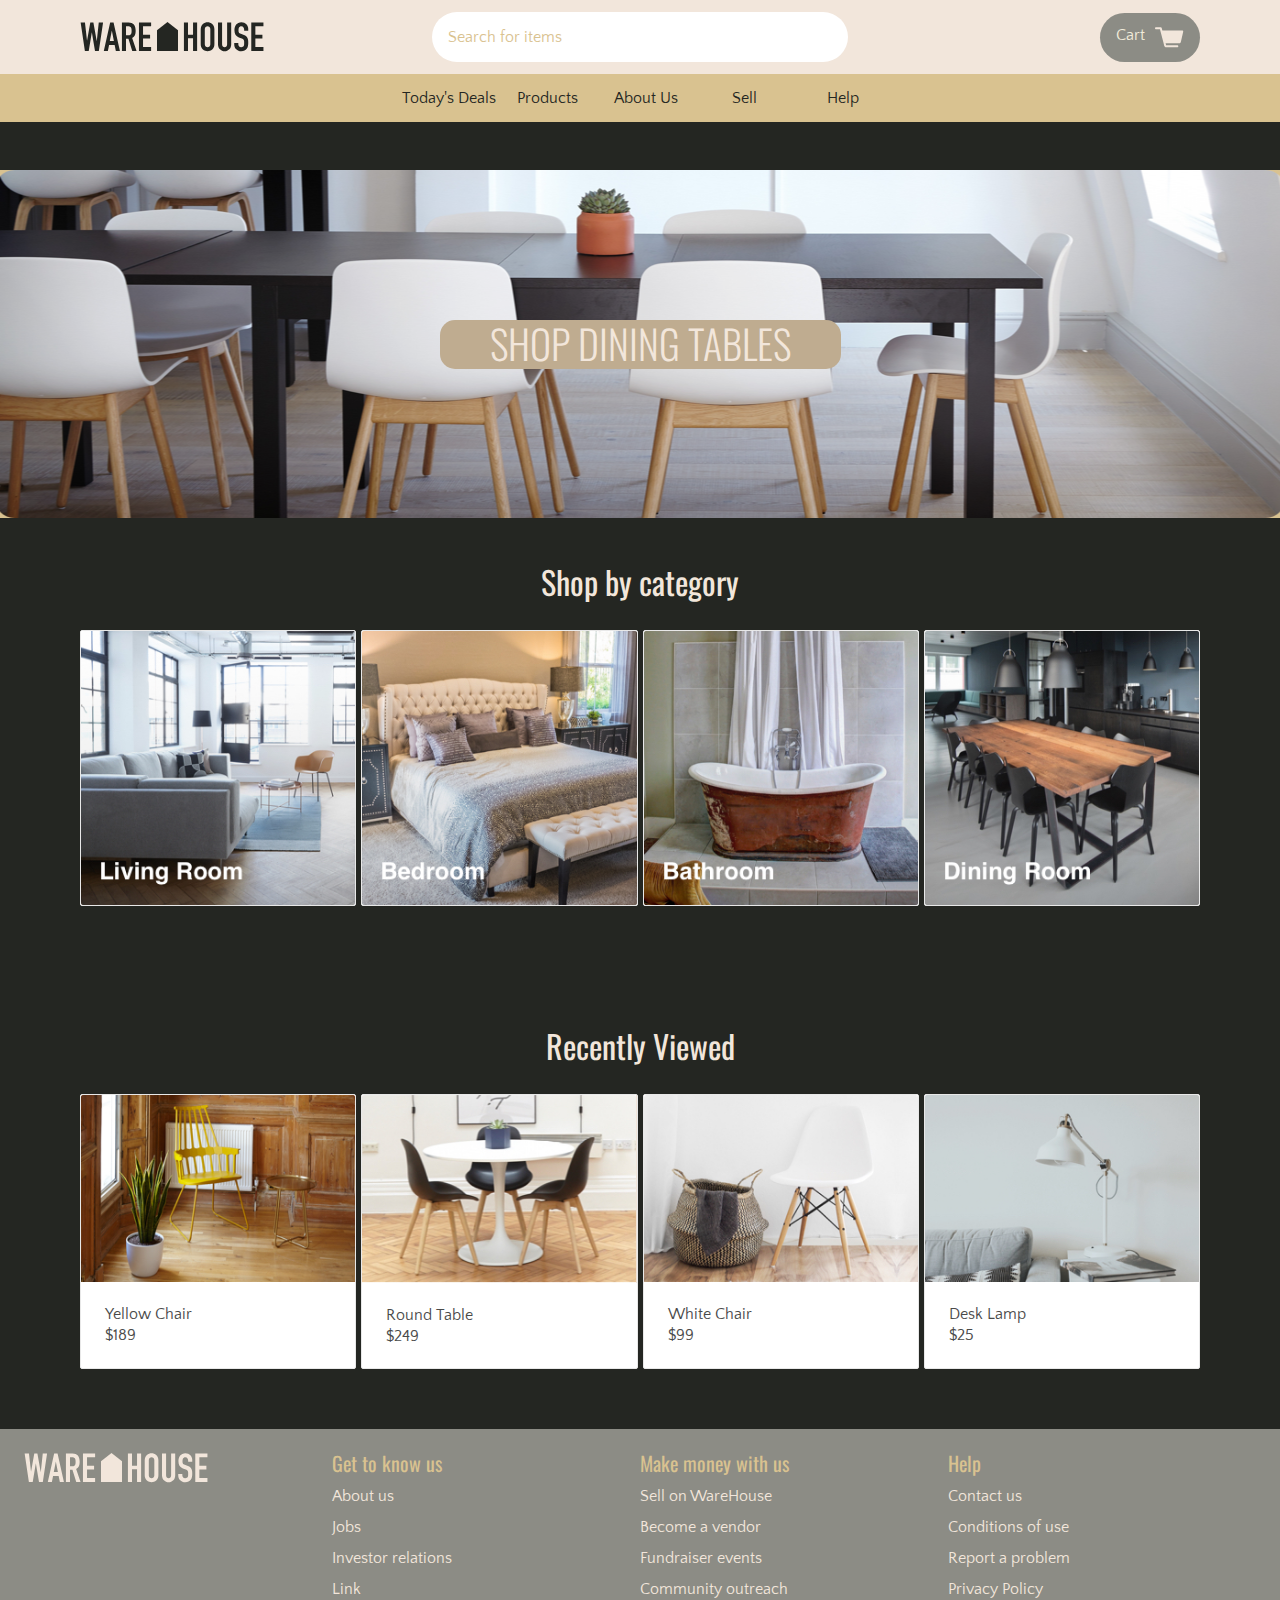
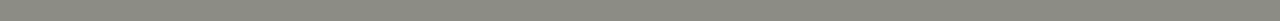
<file: ware-house-starting-code/index.html>
<!DOCTYPE html>
<html>
<head>
  <title>WareHouse</title>
  <link rel="stylesheet" type="text/css" href="resources/css/reset.css">
  <link rel="stylesheet" type="text/css" href="resources/css/base.css">
  <link rel="stylesheet" type="text/css" href="resources/css/index.css">
  <link rel="stylesheet" href="https://fonts.googleapis.com/css?family=Oswald:300|Quattrocento+Sans:400,700">
</head>
  <body class="container">

    <!-- Header -->

    <header aria-label="heading" role="heading">
      <div class="image-container" aria-label = "logo">
        <a href="index.html"><img src="resources/img/warehouse-logo.svg"></a>
      </div>
      <div role="search"class="search-bar">
        <input type="text" name="search" placeholder="Search for items">
        <a href="" class="icon"><img src="resources/img/search.svg"></a>
      </div>
      <a href="cart.html" class="button cart" aria-labelledby="Cart">Cart <img src="resources/img/cart.svg"></a>
    </header>
    <nav role="navigation" aria-label="Main Navigation">
      <a href="deals.html" class="nav">Today's Deals</a>
      <a href="products.html" class="nav">Products</a>
      <a href="about.html" class="nav">About Us</a>
      <a href="sell.html" class="nav">Sell</a>
      <a href="#" class="nav">Help</a>
    </nav>

    <!-- Hero Section -->
    <main id="main" class="landing" role="main">

      <section class="hero" role="banner" aria-labelledby="Shop Dining Tables">
        <h1><a class="hero-text" href="tables.html">Shop Dining Tables</a></h1>
      </section>

    <!-- Products Preview Section -->

      <section class="products" role="group" aria-labelledby="Shop by Category">

        <!-- Product Categories -->

        <h2>Shop by category</h2>
        <div class="product-list categories" role="list">
          <a href="living.html" class="product-category" area-label="Shop Living Room" role="listitem">
            <div class="image-container">
              <img src="resources/img/home/living-room.jpg" alt="Living Room">
            </div>

          </a>
          <a href="#" class="product-category" area-label="Shop Bedroom" role="listitem">
            <div class="image-container">
              <img src="resources/img/home/bedroom.jpg" alt="Bedroom">
            </div>

          </a>
          <a href="#" class="product-category" area-label="Shop Bathroom" role="listitem">
            <div class="image-container">
              <img src="resources/img/home/bathroom.jpg" alt="Bathroom">
            </div>

          </a>
          <a href="#" class="product-category" area-label="Shop Dining Room" role="listitem">
            <div class="image-container">
              <img src="resources/img/home/dining-room.jpg" alt="Dining Room">
            </div>
          </a>

        </section>

        <!-- Recently Viewed Products -->
        <section role="group" aria-labelledby="Recently Viewed">
        <h2>Recently Viewed</h2>
        <div class="product-list" role="list">
          <a href="#" class="product-item" area-label="Yellow Chair" role="listitem">
            <div class="image-container">
              <img src="resources/img/home/yellow-chair.jpg" alt="Yellow Chair">
            </div>
            <div class="description">
              <p>Yellow Chair</p>
              <div class="price">$189</div>
            </div>
          </a>
          <a href="#" class="product-item" area-label="Round Table" role="listitem">
            <div class="image-container">
              <img src="resources/img/home/round-table.jpg" alt="Round Table">
            </div>
            <div class="description">
              <p>Round Table</p>
              <div class="price">$249</div>
            </div>
          </a>
          <a href="#" class="product-item" area-label="White Chair" role="listitem">
            <div class="image-container">
              <img src="resources/img/home/white-chair.jpg" alt="White Chair">
            </div>
            <div class="description">
              <p>White Chair</p>
              <div class="price">$99</div>
            </div>
          </a>
          <a href="#" class="product-item" area-label="Desk Lamp" alt="Desk Lamp" role="listitem">
            <div class="image-container">
              <img src="resources/img/home/desk-lamp.jpg">
            </div>
            <div class="description">
              <p>Desk Lamp</p>
              <div class="price">$25</div>
            </div>
          </a>
        </div>
      </section>
    </main>

    <!-- Footer -->

    <footer arealabel="Footer">
      <img class="footer" src="resources/img/warehouse-logo-footer.svg">
      <div class="links" role="list" aria-labelledby="Get to know us">
        <h3>Get to know us</h3>
        <a href="about.html" role="listitem" aria-labelledby="About us">About us</a>
        <a href="jobs.html" role="listitem" aria-labelledby="Jobs">Jobs</a>
        <a href="#" role="listitem" aria-labelledby="Investor relations">Investor relations</a>
        <a href="#" role="listitem" aria-labelledby="Link">Link</a>
      </div>
      <div class="links" role="list" aria-labelledby="Make money with us">
        <h3>Make money with us</h3>
        <a href="sell.html"role="listitem" aria-labelledby="Sell on WareHouse">Sell on WareHouse</a>
        <a href="#" role="listitem" aria-labelledby="Become a vendor">Become a vendor</a>
        <a href="#" role="listitem" aria-labelledby="Fundraiser events">Fundraiser events</a>
        <a href="#" role="listitem" aria-labelledby="Community outreach">Community outreach</a>
      </div>
      <div class="links" role="list" aria-labelledby="Help" >
        <h3>Help</h3>
        <a href="#" role="listitem" aria-labelledby="Contact us">Contact us</a>
        <a href="#" role="listitem" aria-labelledby="Conditions of use">Conditions of use</a>
        <a href="#" role="listitem" aria-labelledby="Report a problem">Report a problem</a>
        <a href="#" role="listitem" aria-labelledby="Privacy Policy">Privacy Policy</a>
      </div>
    </footer>
  </body>
</html>
</file>
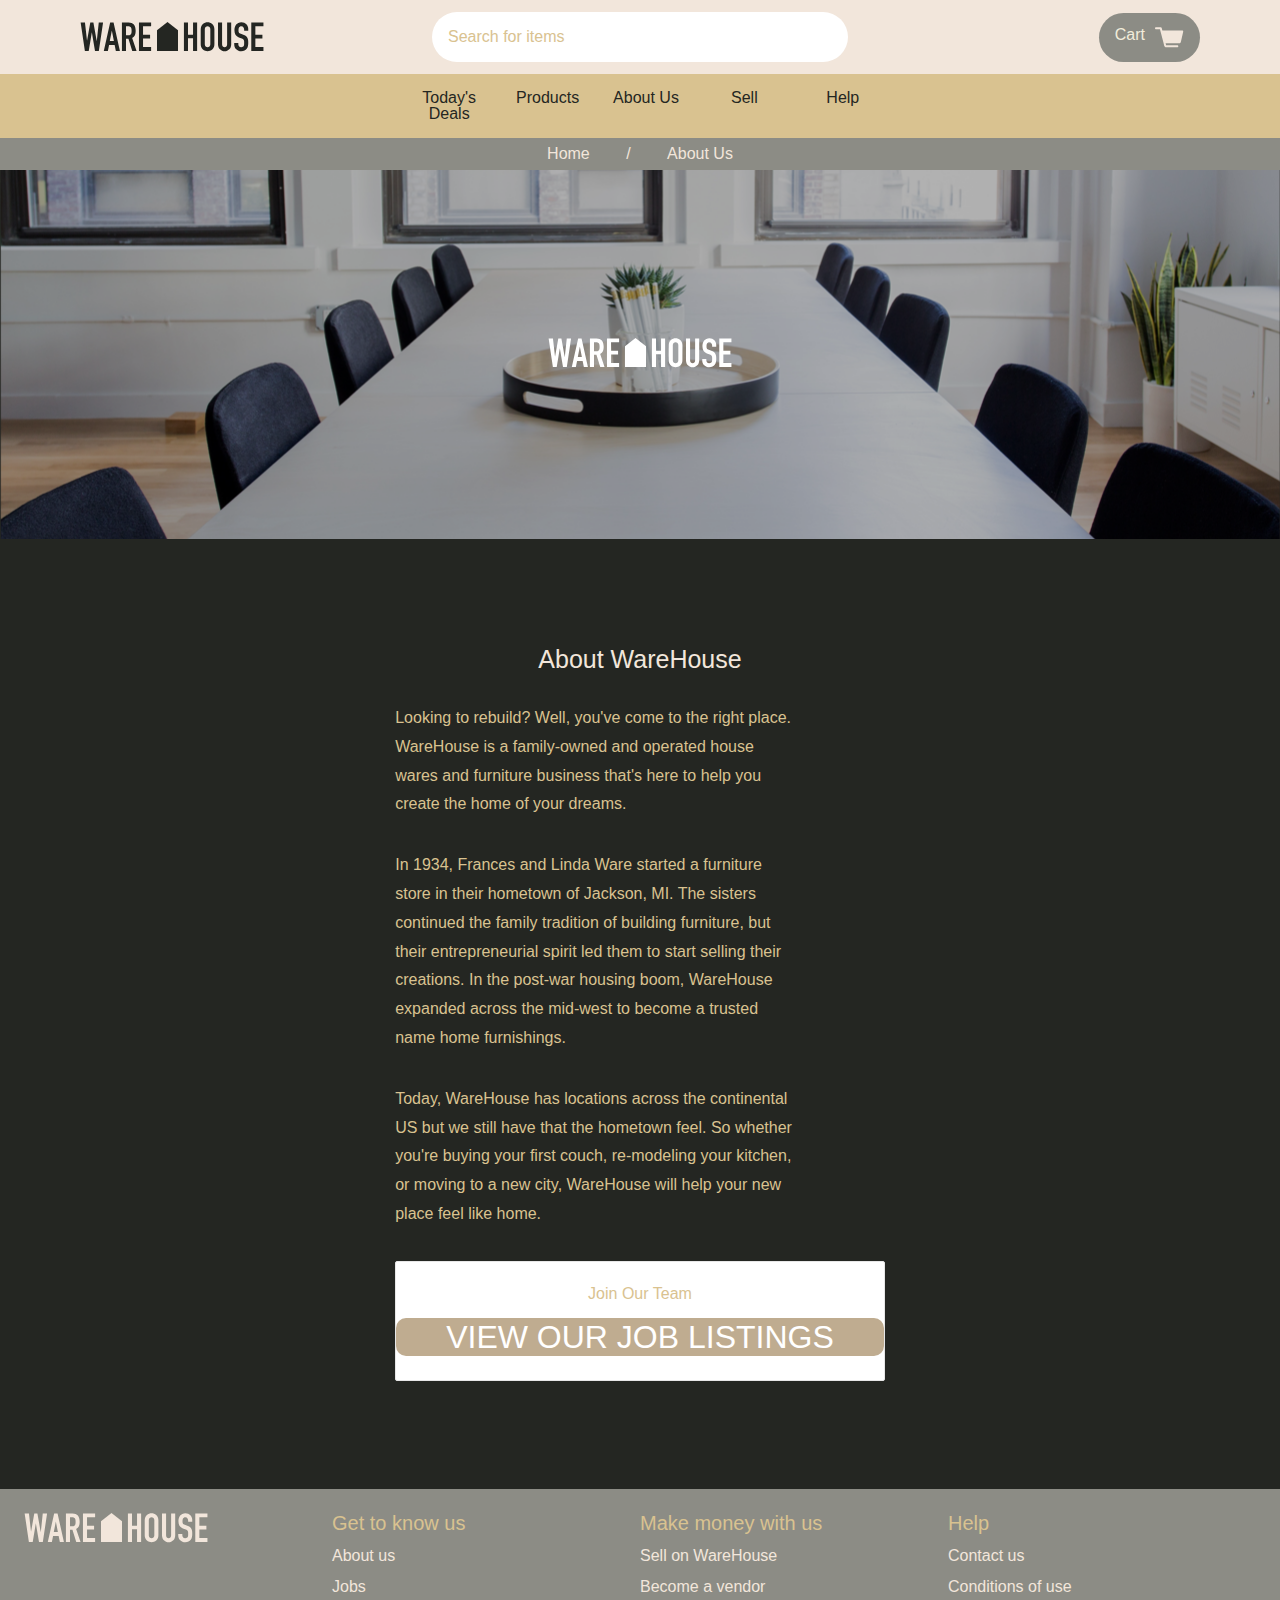
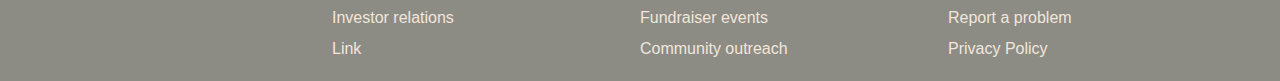
<file: ware-house-starting-code/about.html>
<!DOCTYPE html>
<html>
<head>
  <title>WareHouse</title>
  <link rel="stylesheet" type="text/css" href="resources/css/reset.css">
  <link rel="stylesheet" type="text/css" href="resources/css/base.css">
  <link rel="stylesheet" type="text/css" href="resources/css/about.css">
  <link href="https://fonts.googleapis.com/css?family=PT+Serif:700" rel="stylesheet">
</head>
<body>
  <div class="container">

    <!-- Header -->

    <header aria-label="heading" role="heading">
      <div class="image-container" aria-label = "logo">
        <a href="index.html"><img src="resources/img/warehouse-logo.svg"></a>
      </div>
      <div role="search"class="search-bar">
        <input type="text" name="search" placeholder="Search for items">
        <a href="" class="icon"><img src="resources/img/search.svg"></a>
      </div>
      <a href="cart.html" class="button cart" aria-labelledby="Cart">Cart <img src="resources/img/cart.svg"></a>
    </header>
    <nav role="navigation" aria-label="Main Navigation">
      <a href="deals.html" class="nav">Today's Deals</a>
      <a href="products.html" class="nav">Products</a>
      <a href="about.html" class="nav">About Us</a>
      <a href="sell.html" class="nav">Sell</a>
      <a href="#" class="nav">Help</a>
    </nav>

    <!-- About Section -->

    <main id="main" class="about">
      <ul class="breadcrumb" aria-label="breadcrumbs" role="navigation">
        <li><a href="index.html">Home</a></li>
        <li><a href="about.html">About Us</a></li>
      </ul>
      <h1>
        <img class="about-hero-logo" src="resources/img/warehouse-logo-about.svg" alt="Conference Table" role="banner">
      </h1>
      <article class="information" role=article arialabelledby="About WareHouse">
        <h2>About WareHouse</h2>
        <p>
            Looking to rebuild? Well, you've come to the right place. WareHouse
          is a family-owned and operated house wares and furniture business
          that's here to help you create the home of your dreams.
        </p>
        <p>
            In 1934, Frances and Linda Ware started a furniture store in their
          hometown of Jackson, MI. The sisters continued the family tradition
          of building furniture, but their entrepreneurial spirit led them to
          start selling their creations. In the post-war housing boom, WareHouse
          expanded across the mid-west to become a trusted name home furnishings.
        </p>
          <p>
            Today, WareHouse has locations across the continental US but we still
          have that the hometown feel. So whether you're buying your first couch,
          re-modeling your kitchen, or moving to a new city, WareHouse will help your new place feel like home.
        </p>
        <div class="join">
          <h3>Join Our Team</h3>
          <a href="jobs.html" class="button">View Our Job Listings</a>
        </div>
      </article>
    </main>

    <!-- Footer -->

    <footer arealabel="Footer">
      <img class="footer" src="resources/img/warehouse-logo-footer.svg">
      <div class="links" role="list" aria-labelledby="Get to know us">
        <h3>Get to know us</h3>
        <a href="about.html" role="listitem" aria-labelledby="About us">About us</a>
        <a href="jobs.html" role="listitem" aria-labelledby="Jobs">Jobs</a>
        <a href="#" role="listitem" aria-labelledby="Investor relations">Investor relations</a>
        <a href="#" role="listitem" aria-labelledby="Link">Link</a>
      </div>
      <div class="links" role="list" aria-labelledby="Make money with us">
        <h3>Make money with us</h3>
        <a href="sell.html"role="listitem" aria-labelledby="Sell on WareHouse">Sell on WareHouse</a>
        <a href="#" role="listitem" aria-labelledby="Become a vendor">Become a vendor</a>
        <a href="#" role="listitem" aria-labelledby="Fundraiser events">Fundraiser events</a>
        <a href="#" role="listitem" aria-labelledby="Community outreach">Community outreach</a>
      </div>
      <div class="links" role="list" aria-labelledby="Help" >
        <h3>Help</h3>
        <a href="#" role="listitem" aria-labelledby="Contact us">Contact us</a>
        <a href="#" role="listitem" aria-labelledby="Conditions of use">Conditions of use</a>
        <a href="#" role="listitem" aria-labelledby="Report a problem">Report a problem</a>
        <a href="#" role="listitem" aria-labelledby="Privacy Policy">Privacy Policy</a>
      </div>
    </footer>
  </body>
</html>
</file>
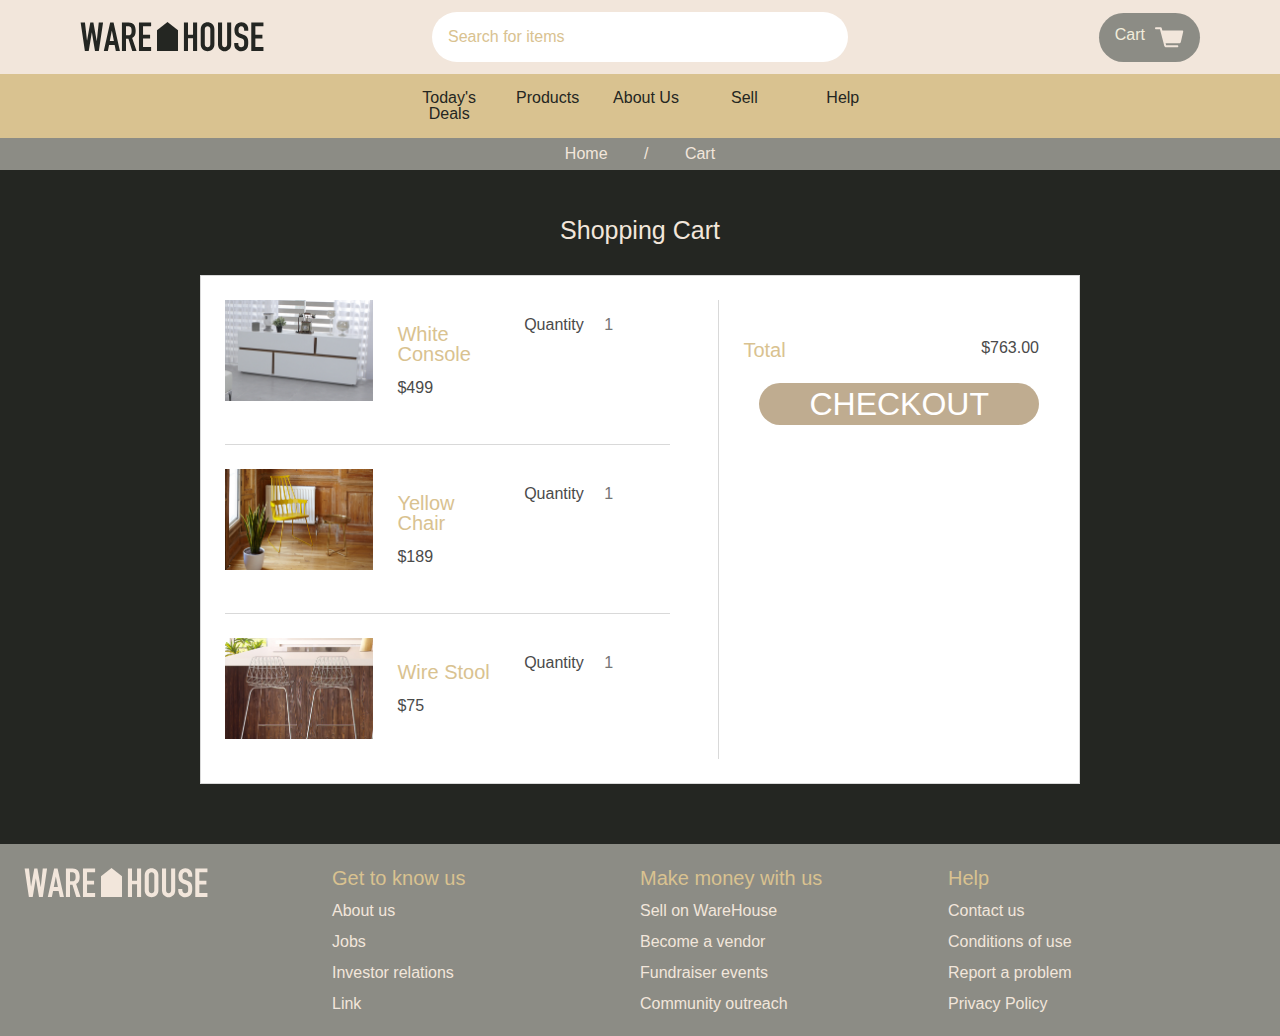
<file: ware-house-starting-code/cart.html>
<!DOCTYPE html>
<html>
<head>
  <title>WareHouse</title>
  <link rel="stylesheet" type="text/css" href="resources/css/reset.css">
  <link rel="stylesheet" type="text/css" href="resources/css/base.css">
  <link rel="stylesheet" type="text/css" href="resources/css/cart.css">
</head>
<body>
  <div class="container">

    <!-- Header -->

    <header aria-label="heading" role="heading">
      <div class="image-container" aria-label = "logo">
        <a href="index.html"><img src="resources/img/warehouse-logo.svg"></a>
      </div>
      <div role="search"class="search-bar">
        <input type="text" name="search" placeholder="Search for items">
        <a href="" class="icon"><img src="resources/img/search.svg"></a>
      </div>
      <a href="cart.html" class="button cart" aria-labelledby="Cart">Cart <img src="resources/img/cart.svg"></a>
    </header>
    <nav role="navigation" aria-label="Main Navigation">
      <a href="deals.html" class="nav">Today's Deals</a>
      <a href="products.html" class="nav">Products</a>
      <a href="about.html" class="nav">About Us</a>
      <a href="sell.html" class="nav">Sell</a>
      <a href="#" class="nav">Help</a>
    </nav>

    <!-- Cart -->

    <main id="main" class="product-list-section" aria-label="breadcrumbs" role="navigation">
      <ul class="breadcrumb">
        <li><a href="index.html">Home</a></li>
        <li><a href="cart.html">Cart</a></li>
      </ul>
      <section aria-labelledby="Shopping Cart">
      <h2>Shopping Cart</h2>

    <section class="shopping-cart" role="list">

        <div class="row" aria-labelledby="White Console" role="listitem">
          <div class="image-container">
            <img src="resources/img/cart/white-console.jpg" alt="White Console">
          </div>

          <div class="description">
            <h3>White Console</h3>
            <br>
            <span class="price">$499</span>
          </div>

          <div role="form">
            Quantity <input type="number" name="Quantity" placeholder="1">
          </div>
        </div>

        <div class="row" aria-labelledby="Yellow Chair" role="listitem">
          <div class="image-container">
            <img src="resources/img/cart/yellow-chair.jpg" alt="Yellow Chair">
          </div>

          <div class="description">
            <h3>Yellow Chair</h3>
            <br>
            <span class="price">$189</span>
          </div>

          <div>
            Quantity <input type="number" name="Quantity" placeholder="1">
          </div>
        </div>

        <div class="row" id="no-border" aria-labelledby="Wire Stool" role="listitem">
          <div class="image-container">
            <img src="resources/img/cart/wire-stool.jpg" alt="Wire-Stool">
          </div>

          <div class="description">
            <h3>Wire Stool</h3>
            <br>
            <span class="price">$75</span>
          </div>

            <div>
            Quantity <input type="number" name="Quantity" placeholder="1">
          </div>
        </div>

      <aside class="total" aria-labelledby="Total">
        <div class="description">
          <h3>Total</h3>
          <span class="price">$763.00</span>
          <a href="" class="button">Checkout</a>
      </aside>
    </section>
  </section>
</main>

    <!-- Footer -->

    <footer arealabel="Footer">
      <img class="footer" src="resources/img/warehouse-logo-footer.svg">
      <div class="links" role="list" aria-labelledby="Get to know us">
        <h3>Get to know us</h3>
        <a href="about.html" role="listitem" aria-labelledby="About us">About us</a>
        <a href="jobs.html" role="listitem" aria-labelledby="Jobs">Jobs</a>
        <a href="#" role="listitem" aria-labelledby="Investor relations">Investor relations</a>
        <a href="#" role="listitem" aria-labelledby="Link">Link</a>
      </div>
      <div class="links" role="list" aria-labelledby="Make money with us">
        <h3>Make money with us</h3>
        <a href="sell.html"role="listitem" aria-labelledby="Sell on WareHouse">Sell on WareHouse</a>
        <a href="#" role="listitem" aria-labelledby="Become a vendor">Become a vendor</a>
        <a href="#" role="listitem" aria-labelledby="Fundraiser events">Fundraiser events</a>
        <a href="#" role="listitem" aria-labelledby="Community outreach">Community outreach</a>
      </div>
      <div class="links" role="list" aria-labelledby="Help" >
        <h3>Help</h3>
        <a href="#" role="listitem" aria-labelledby="Contact us">Contact us</a>
        <a href="#" role="listitem" aria-labelledby="Conditions of use">Conditions of use</a>
        <a href="#" role="listitem" aria-labelledby="Report a problem">Report a problem</a>
        <a href="#" role="listitem" aria-labelledby="Privacy Policy">Privacy Policy</a>
      </div>
    </footer>
  </div>
</body>
</html>
</file>
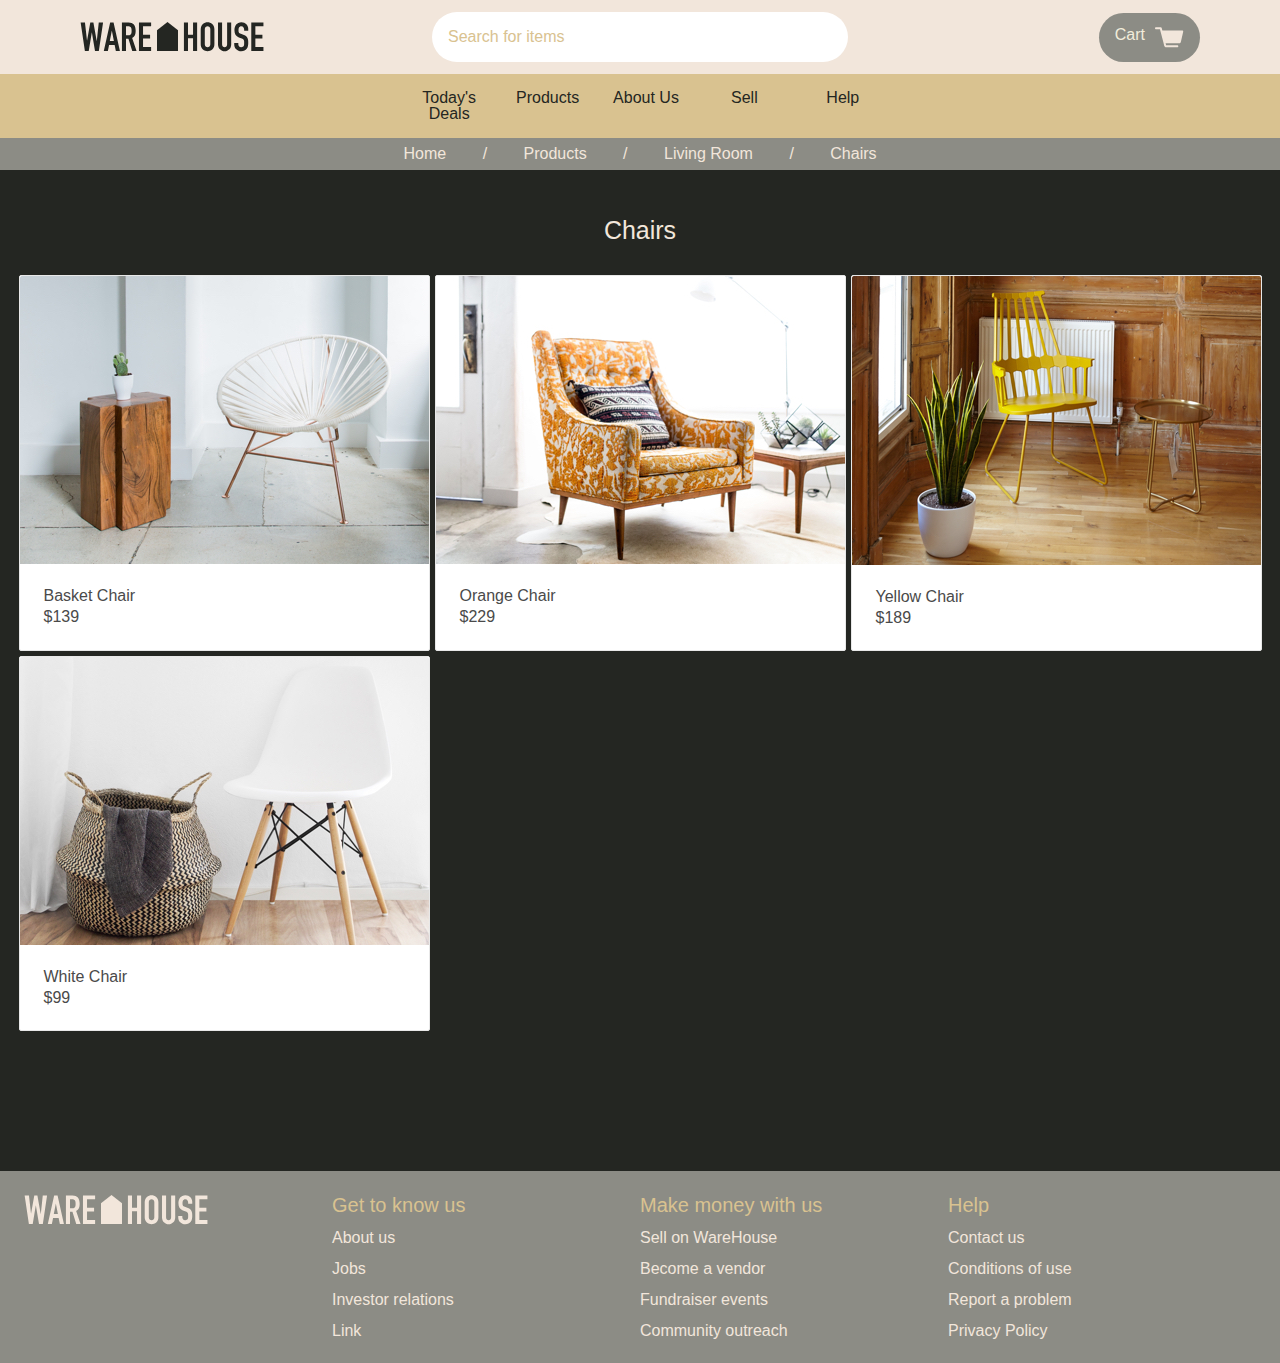
<file: ware-house-starting-code/chairs.html>
<!DOCTYPE html>
<html>
<head>
  <title>WareHouse</title>
  <link rel="stylesheet" type="text/css" href="resources/css/reset.css">
  <link rel="stylesheet" type="text/css" href="resources/css/base.css">
</head>
<body>
  <div class="container">

    <!-- Header -->

    <header aria-label="heading" role="heading">
      <div class="image-container" aria-label = "logo">
        <a href="index.html"><img src="resources/img/warehouse-logo.svg"></a>
      </div>
      <div role="search"class="search-bar">
        <input type="text" name="search" placeholder="Search for items">
        <a href="" class="icon"><img src="resources/img/search.svg"></a>
      </div>
      <a href="cart.html" class="button cart" aria-labelledby="Cart">Cart <img src="resources/img/cart.svg"></a>
    </header>
    <nav role="navigation" aria-label="Main Navigation">
      <a href="deals.html" class="nav">Today's Deals</a>
      <a href="products.html" class="nav">Products</a>
      <a href="about.html" class="nav">About Us</a>
      <a href="sell.html" class="nav">Sell</a>
      <a href="#" class="nav">Help</a>
    </nav>

    <!-- Chairs Section -->

    <main id="main" class="product-list-section" aria-label="breadcrumbs" role="navigation">
      <ul class="breadcrumb">
        <li><a href="index.html">Home</a></li>
        <li><a href="products.html">Products</a></li>
        <li><a href="living.html">Living Room</a></li>
        <li><a href="chairs.html">Chairs</a></li>
      </ul>

      <section aria-labelledby="Chairs">
      <h2 role="heading">Chairs</h2>
      <div class="product-list" role="list">


        <a href="#" class="product-item" role="listitem" aria-labelledby="Basket Chair">
          <div class="image-container">
            <img src="resources/img/chairs/basket-chair.jpg" alt="Basket Chair">
          </div>
          <div class="description">
            <p>Basket Chair</p>
            <div class="price">$139</div>
          </div>
        </a>

        <a href="#" class="product-item" role="listitem" aria-labelledby="Orange Chair">
          <div class="image-container">
            <img src="resources/img/chairs/orange-chair.jpg" alt="Orange Chair">
          </div>
          <div class="description">
            <p>Orange Chair</p>
            <div class="price">$229</div>
          </div>
        </a>

        <a href="#" class="product-item" role="listitem" aria-labelledby="Yellow Chair">
          <div class="image-container">
            <img src="resources/img/chairs/yellow-chair.jpg" alt="Yellow Chair">
          </div>
          <div class="description">
            <p>Yellow Chair</p>
            <div class="price">$189</div>
          </div>
        </a>

        <a href="#" class="product-item" role="listitem" aria-labelledby="White Chair">
          <div class="image-container">
            <img src="resources/img/chairs/white-chair.jpg" alt="White Chair">
          </div>
          <div class="description">
            <p>White Chair</p>
            <div class="price">$99</div>
          </div>
        </a>
      </div>
    </section>
    </main>

    <!-- Footer -->

    <footer arealabel="Footer">
      <img class="footer" src="resources/img/warehouse-logo-footer.svg">
      <div class="links" role="list" aria-labelledby="Get to know us">
        <h3>Get to know us</h3>
        <a href="about.html" role="listitem" aria-labelledby="About us">About us</a>
        <a href="jobs.html" role="listitem" aria-labelledby="Jobs">Jobs</a>
        <a href="#" role="listitem" aria-labelledby="Investor relations">Investor relations</a>
        <a href="#" role="listitem" aria-labelledby="Link">Link</a>
      </div>
      <div class="links" role="list" aria-labelledby="Make money with us">
        <h3>Make money with us</h3>
        <a href="sell.html"role="listitem" aria-labelledby="Sell on WareHouse">Sell on WareHouse</a>
        <a href="#" role="listitem" aria-labelledby="Become a vendor">Become a vendor</a>
        <a href="#" role="listitem" aria-labelledby="Fundraiser events">Fundraiser events</a>
        <a href="#" role="listitem" aria-labelledby="Community outreach">Community outreach</a>
      </div>
      <div class="links" role="list" aria-labelledby="Help" >
        <h3>Help</h3>
        <a href="#" role="listitem" aria-labelledby="Contact us">Contact us</a>
        <a href="#" role="listitem" aria-labelledby="Conditions of use">Conditions of use</a>
        <a href="#" role="listitem" aria-labelledby="Report a problem">Report a problem</a>
        <a href="#" role="listitem" aria-labelledby="Privacy Policy">Privacy Policy</a>
      </div>
    </footer>
  </div>
</body>
</html>
</file>
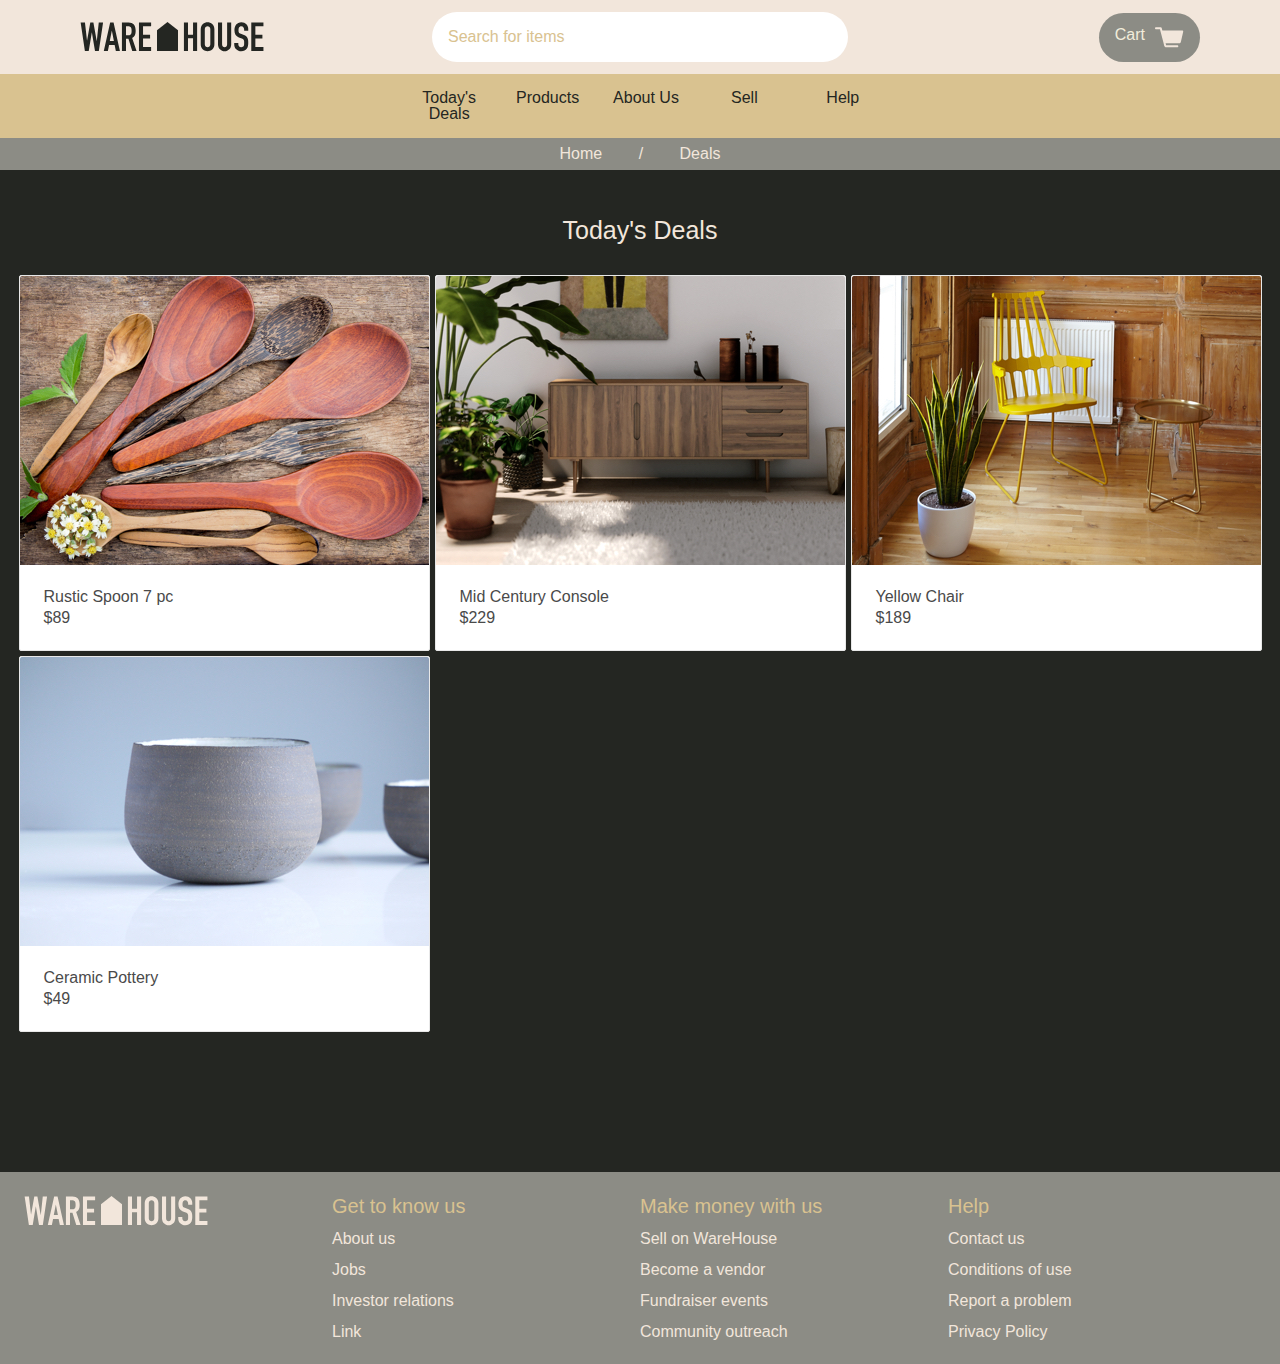
<file: ware-house-starting-code/deals.html>
<!DOCTYPE html>
<html>
<head>
  <title>WareHouse</title>
  <link rel="stylesheet" type="text/css" href="resources/css/reset.css">
  <link rel="stylesheet" type="text/css" href="resources/css/base.css">
</head>
<body>
  <div class="container">

    <!-- Header -->

    <header aria-label="heading" role="heading">
      <div class="image-container" aria-label = "logo">
        <a href="index.html"><img src="resources/img/warehouse-logo.svg"></a>
      </div>
      <div role="search"class="search-bar">
        <input type="text" name="search" placeholder="Search for items">
        <a href="" class="icon"><img src="resources/img/search.svg"></a>
      </div>
      <a href="cart.html" class="button cart" aria-labelledby="Cart">Cart <img src="resources/img/cart.svg"></a>
    </header>
    <nav role="navigation" aria-label="Main Navigation">
      <a href="deals.html" class="nav">Today's Deals</a>
      <a href="products.html" class="nav">Products</a>
      <a href="about.html" class="nav">About Us</a>
      <a href="sell.html" class="nav">Sell</a>
      <a href="#" class="nav">Help</a>
    </nav>

    <!-- Deals Section -->


    <main id="main" class="product-list-section" aria-label="breadcrumbs" role="navigation">
      <ul class="breadcrumb">
        <li><a href="index.html">Home</a></li>
        <li><a href="deals.html">Deals</a></li>
      </ul>
      <section aria-labelledby="Today's Deals">
      <h2 class="page-title">Today's Deals</h2>

      <div class="product-list" role="list">
        <a href="#" class="product-item" role="listitem">
          <div class="image-container">
            <img src="resources/img/deals/wooden-spoons.jpg" alt="Wooden Spoons">
          </div>
          <div class="description">
            <p>Rustic Spoon 7 pc</p>
            <div class="price">$89</div>
          </div>
        </a>

        <a href="#" class="product-item" role="listitem">
          <div class="image-container">
            <img src="resources/img/deals/midcen-console.jpg" alt="Mid Century Console">
          </div>
          <div class="description">
            <p>Mid Century Console</p>
            <div class="price">$229</div>
          </div>
        </a>

        <a href="#" class="product-item" role="list-item">
          <div class="image-container">
            <img src="resources/img/chairs/yellow-chair.jpg" alt="Yellow Chair">
          </div>
          <div class="description">
            <p>Yellow Chair</p>
            <div class="price">$189</div>
          </div>
        </a>

        <a href="#" class="product-item" role="listitem">
          <div class="image-container">
            <img src="resources/img/deals/pottery.jpg" alt="Ceramic Pottery">
          </div>
          <div class="description">
            <p>Ceramic Pottery</p>
            <div class="price">$49</div>
          </div>
        </a>
      </section>
      </div>
    </main>

    <!-- Footer -->

    <footer arealabel="Footer">
      <img class="footer" src="resources/img/warehouse-logo-footer.svg">
      <div class="links" role="list" aria-labelledby="Get to know us">
        <h3>Get to know us</h3>
        <a href="about.html" role="listitem" aria-labelledby="About us">About us</a>
        <a href="jobs.html" role="listitem" aria-labelledby="Jobs">Jobs</a>
        <a href="#" role="listitem" aria-labelledby="Investor relations">Investor relations</a>
        <a href="#" role="listitem" aria-labelledby="Link">Link</a>
      </div>
      <div class="links" role="list" aria-labelledby="Make money with us">
        <h3>Make money with us</h3>
        <a href="sell.html"role="listitem" aria-labelledby="Sell on WareHouse">Sell on WareHouse</a>
        <a href="#" role="listitem" aria-labelledby="Become a vendor">Become a vendor</a>
        <a href="#" role="listitem" aria-labelledby="Fundraiser events">Fundraiser events</a>
        <a href="#" role="listitem" aria-labelledby="Community outreach">Community outreach</a>
      </div>
      <div class="links" role="list" aria-labelledby="Help" >
        <h3>Help</h3>
        <a href="#" role="listitem" aria-labelledby="Contact us">Contact us</a>
        <a href="#" role="listitem" aria-labelledby="Conditions of use">Conditions of use</a>
        <a href="#" role="listitem" aria-labelledby="Report a problem">Report a problem</a>
        <a href="#" role="listitem" aria-labelledby="Privacy Policy">Privacy Policy</a>
      </div>
    </footer>
  </div>
</body>
</html>
</file>
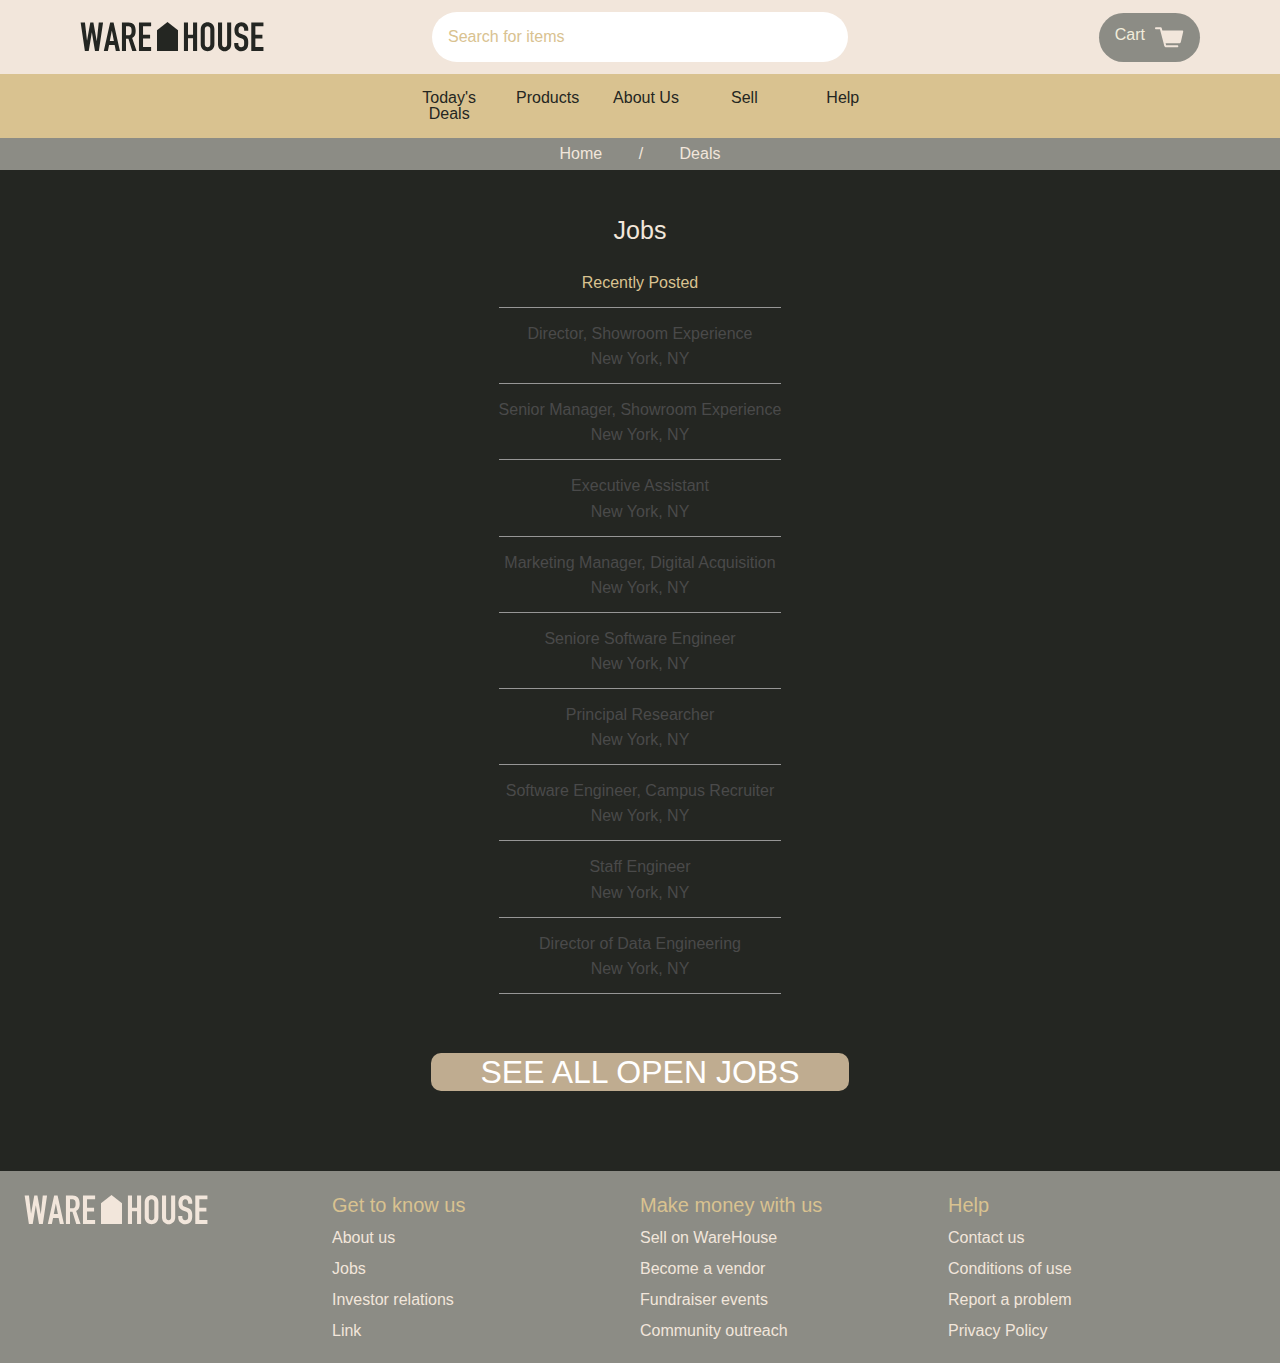
<file: ware-house-starting-code/jobs.html>
<!DOCTYPE html>
<html>
<head>
  <title>WareHouse</title>
  <link rel="stylesheet" type="text/css" href="resources/css/reset.css">
  <link rel="stylesheet" type="text/css" href="resources/css/base.css">
  <link rel="stylesheet" type="text/css" href="resources/css/jobs.css">
</head>
<body>
  <div class="container">

    <!-- Header -->

    <header aria-label="heading" role="heading">
      <div class="image-container" aria-label = "logo">
        <a href="index.html"><img src="resources/img/warehouse-logo.svg"></a>
      </div>
      <div role="search"class="search-bar">
        <input type="text" name="search" placeholder="Search for items">
        <a href="" class="icon"><img src="resources/img/search.svg"></a>
      </div>
      <a href="cart.html" class="button cart" aria-labelledby="Cart">Cart <img src="resources/img/cart.svg"></a>
    </header>
    <nav role="navigation" aria-label="Main Navigation">
      <a href="deals.html" class="nav">Today's Deals</a>
      <a href="products.html" class="nav">Products</a>
      <a href="about.html" class="nav">About Us</a>
      <a href="sell.html" class="nav">Sell</a>
      <a href="#" class="nav">Help</a>
    </nav>

    <!-- Job List Section -->

    <main id="main" class="jobs">

      <ul class="breadcrumb" aria-label="breadcrumbs" role="navigation">
        <li><a href="index.html">Home</a></li>
        <li><a href="deals.html">Deals</a></li>
      </ul>
      <h2 role="heading" aria-labelledby="Jobs">Jobs</h2>

      <!-- Recently Posted Job List -->
      <section role="list" aria-labelledby="Recently Posted">
      <h3 role="heading">Recently Posted</h3>
      <div class="job-list">
        <div class="job" role="listitem">
          <h4>Director, Showroom Experience</h4>
          <span>New York, NY</span>
        </div>
        <div class="job" role="listitem">
          <h4>Senior Manager, Showroom Experience</h4>
          <span>New York, NY</span>
        </div>
        <div class="job" role="listitem">
          <h4>Executive Assistant</h4>
          <span>New York, NY</span>
        </div>
        <div class="job" role="listitem">
          <h4>Marketing Manager, Digital Acquisition</h4>
          <span>New York, NY</span>
        </div>
        <div class="job" role="listitem">
          <h4>Seniore Software Engineer</h4>
          <span>New York, NY</span>
        </div>
        <div class="job" role="listitem">
          <h4>Principal Researcher</h4>
          <span>New York, NY</span>
        </div>
        <div class="job" role="listitem">
          <h4>Software Engineer, Campus Recruiter</h4>
          <span>New York, NY</span>
        </div>
        <div class="job" role="listitem">
          <h4>Staff Engineer</h4>
          <span>New York, NY</span>
        </div>
        <div class="job" role="listitem">
          <h4>Director of Data Engineering</h4>
          <span>New York, NY</span>
        </div>
      </div>
      </section>
      <a href="#" class="button" id="see-all-jobs">See All Open Jobs</a>

    </main>

    <!-- Footer -->

    <footer arealabel="Footer">
      <img class="footer" src="resources/img/warehouse-logo-footer.svg">
      <div class="links" role="list" aria-labelledby="Get to know us">
        <h3>Get to know us</h3>
        <a href="about.html" role="listitem" aria-labelledby="About us">About us</a>
        <a href="jobs.html" role="listitem" aria-labelledby="Jobs">Jobs</a>
        <a href="#" role="listitem" aria-labelledby="Investor relations">Investor relations</a>
        <a href="#" role="listitem" aria-labelledby="Link">Link</a>
      </div>
      <div class="links" role="list" aria-labelledby="Make money with us">
        <h3>Make money with us</h3>
        <a href="sell.html"role="listitem" aria-labelledby="Sell on WareHouse">Sell on WareHouse</a>
        <a href="#" role="listitem" aria-labelledby="Become a vendor">Become a vendor</a>
        <a href="#" role="listitem" aria-labelledby="Fundraiser events">Fundraiser events</a>
        <a href="#" role="listitem" aria-labelledby="Community outreach">Community outreach</a>
      </div>
      <div class="links" role="list" aria-labelledby="Help" >
        <h3>Help</h3>
        <a href="#" role="listitem" aria-labelledby="Contact us">Contact us</a>
        <a href="#" role="listitem" aria-labelledby="Conditions of use">Conditions of use</a>
        <a href="#" role="listitem" aria-labelledby="Report a problem">Report a problem</a>
        <a href="#" role="listitem" aria-labelledby="Privacy Policy">Privacy Policy</a>
      </div>
    </footer>
  </div>
</body>
</html>
</file>
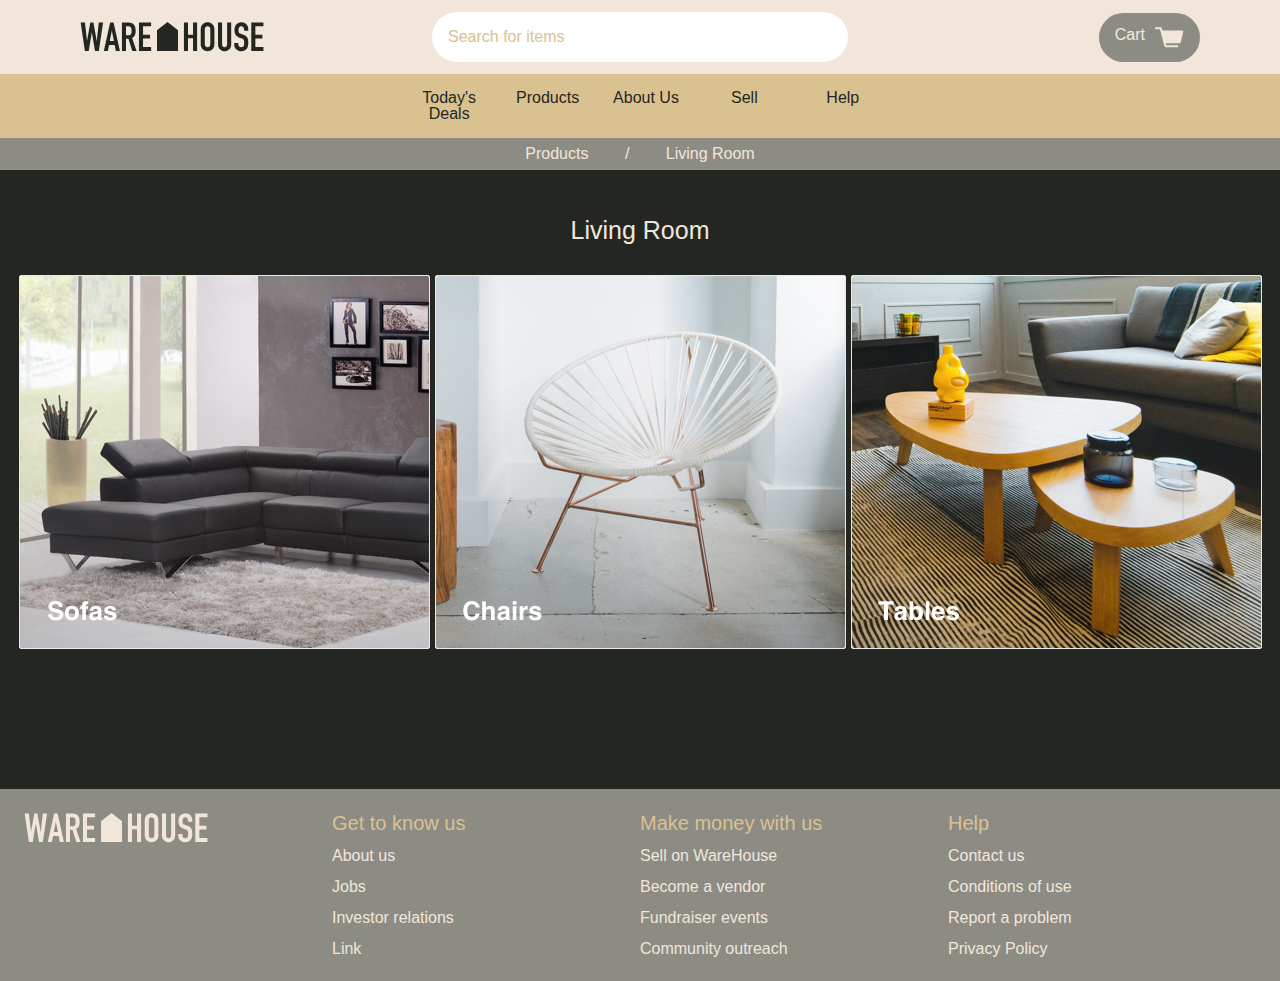
<file: ware-house-starting-code/living.html>
<!DOCTYPE html>
<html>
<head>
  <title>WareHouse</title>
  <link rel="stylesheet" type="text/css" href="resources/css/reset.css">
  <link rel="stylesheet" type="text/css" href="resources/css/base.css">
</head>
<body>
  <div class="container">

    <!-- Header -->

    <header aria-label="heading" role="heading">
      <div class="image-container" aria-label = "logo">
        <a href="index.html"><img src="resources/img/warehouse-logo.svg"></a>
      </div>
      <div role="search"class="search-bar">
        <input type="text" name="search" placeholder="Search for items">
        <a href="" class="icon"><img src="resources/img/search.svg"></a>
      </div>
      <a href="cart.html" class="button cart" aria-labelledby="Cart">Cart <img src="resources/img/cart.svg"></a>
    </header>
    <nav role="navigation" aria-label="Main Navigation">
      <a href="deals.html" class="nav">Today's Deals</a>
      <a href="products.html" class="nav">Products</a>
      <a href="about.html" class="nav">About Us</a>
      <a href="sell.html" class="nav">Sell</a>
      <a href="#" class="nav">Help</a>
    </nav>

    <!-- Living Room List Section -->

    <main id="main" class="product-list-section">
      <ul class="breadcrumb" aria-label="breadcrumbs" role="navigation">
        <li><a href="products.html">Products</a></li>
        <li><a href="living.html">Living Room</a></li>
      </ul>

      <h2 role="heading">Living Room</h2>

      <div class="product-list" role="list">
        <a href="sofas.html" class="product-item" role="listitem" aria-label="Shop Sofas">
          <div class="image-container">
            <img src="resources/img/living/sofas.jpg" alt="Sofas">
          </div>
        </a>
        <a href="chairs.html" class="product-item" role="listitem" aria-label="Shop Chairs">
          <div class="image-container">
            <img src="resources/img/living/chairs.jpg" alt="Chairs">
          </div>
        </a>
        <a href="tables.html" class="product-item" role="listitem" aria-label="Shop Tables">
          <div class="image-container">
            <img src="resources/img/living/tables.jpg" alt="Tables">
          </div>
        </a>
      </div>
    </main>

    <!-- Footer -->

    <footer arealabel="Footer">
      <img class="footer" src="resources/img/warehouse-logo-footer.svg">
      <div class="links" role="list" aria-labelledby="Get to know us">
        <h3>Get to know us</h3>
        <a href="about.html" role="listitem" aria-labelledby="About us">About us</a>
        <a href="jobs.html" role="listitem" aria-labelledby="Jobs">Jobs</a>
        <a href="#" role="listitem" aria-labelledby="Investor relations">Investor relations</a>
        <a href="#" role="listitem" aria-labelledby="Link">Link</a>
      </div>
      <div class="links" role="list" aria-labelledby="Make money with us">
        <h3>Make money with us</h3>
        <a href="sell.html"role="listitem" aria-labelledby="Sell on WareHouse">Sell on WareHouse</a>
        <a href="#" role="listitem" aria-labelledby="Become a vendor">Become a vendor</a>
        <a href="#" role="listitem" aria-labelledby="Fundraiser events">Fundraiser events</a>
        <a href="#" role="listitem" aria-labelledby="Community outreach">Community outreach</a>
      </div>
      <div class="links" role="list" aria-labelledby="Help" >
        <h3>Help</h3>
        <a href="#" role="listitem" aria-labelledby="Contact us">Contact us</a>
        <a href="#" role="listitem" aria-labelledby="Conditions of use">Conditions of use</a>
        <a href="#" role="listitem" aria-labelledby="Report a problem">Report a problem</a>
        <a href="#" role="listitem" aria-labelledby="Privacy Policy">Privacy Policy</a>
      </div>
    </footer>
  </div>
</body>
</html>
</file>
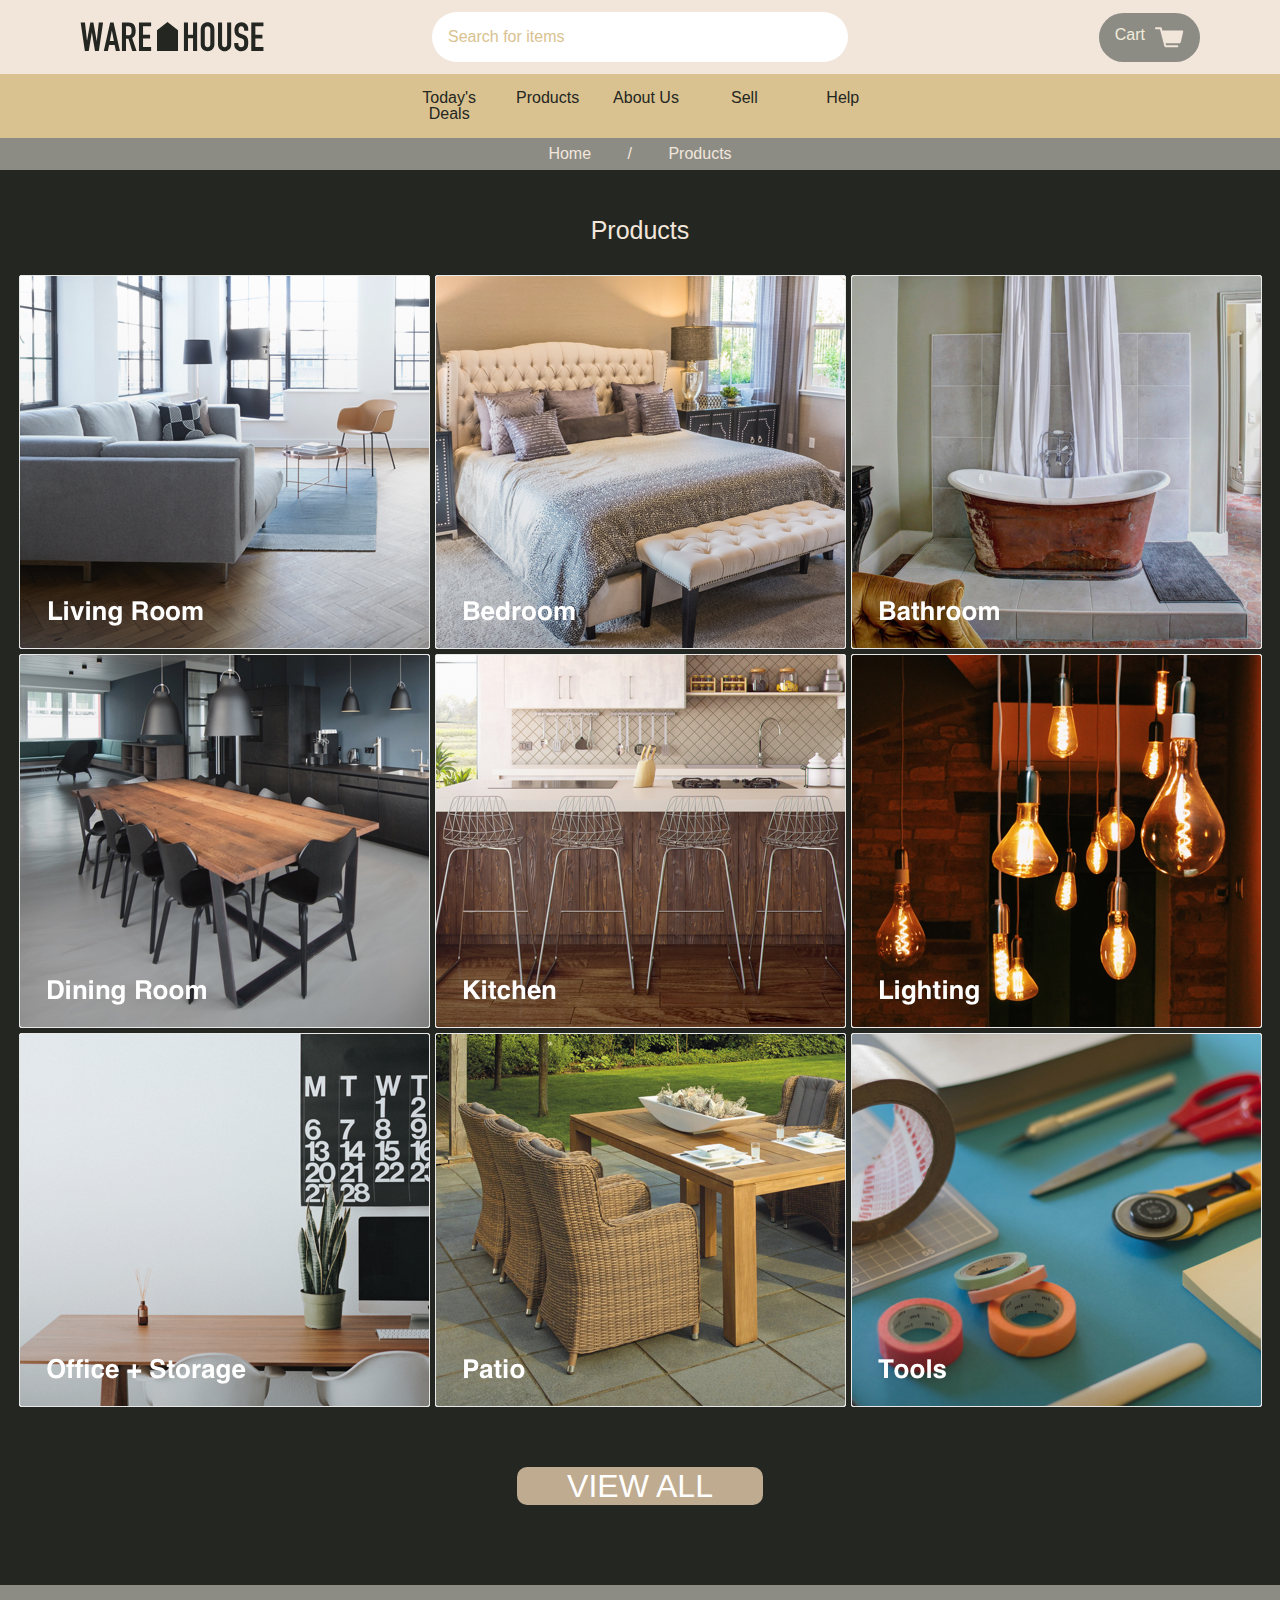
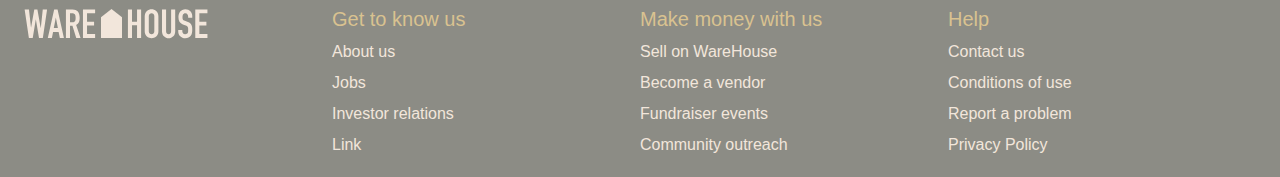
<file: ware-house-starting-code/products.html>
<!DOCTYPE html>
<html>
<head>
  <title>WareHouse</title>
  <link rel="stylesheet" type="text/css" href="resources/css/reset.css">
  <link rel="stylesheet" type="text/css" href="resources/css/base.css">
</head>
<body>
  <div class="container">

    <!-- Header -->

    <header aria-label="heading" role="heading">
      <div class="image-container" aria-label = "logo">
        <a href="index.html"><img src="resources/img/warehouse-logo.svg"></a>
      </div>
      <div role="search"class="search-bar">
        <input type="text" name="search" placeholder="Search for items">
        <a href="" class="icon"><img src="resources/img/search.svg"></a>
      </div>
      <a href="cart.html" class="button cart" aria-labelledby="Cart">Cart <img src="resources/img/cart.svg"></a>
    </header>
    <nav role="navigation" aria-label="Main Navigation">
      <a href="deals.html" class="nav">Today's Deals</a>
      <a href="products.html" class="nav">Products</a>
      <a href="about.html" class="nav">About Us</a>
      <a href="sell.html" class="nav">Sell</a>
      <a href="#" class="nav">Help</a>
    </nav>

    <!-- Products Section -->

    <main id="main" class="product-list-section">
      <ul class="breadcrumb" role="navigation">
        <li><a href="index.html">Home</a></li>
        <li><a href="products.html">Products</a></li>
      </ul>
      <h2 role="heading">Products</h2>
      <div class="product-list" role="list">
        <a href="living.html" class="product-item-products" role="listitem" aria-label="Shop Living Room">
          <div class="image-container">
            <img src="resources/img/products/living-room.jpg" alt="Living Room">
          </div>
          <!-- <div class="description">
            <h3>Living Room</h3>
          </div> -->
        </a>
        <a href="#" class="product-item-products" role="listitem" aria-label="Shop Bedroom">
          <div class="image-container">
            <img src="resources/img/products/bedroom.jpg" alt="Bedroom">
          </div>
          <!-- <div class="description">
            <h3>Bedroom</h3>
          </div> -->
        </a>
        <a href="#" class="product-item-products" role="listitem" aria-label="Shop Bathroom">
          <div class="image-container">
            <img src="resources/img/products/bathroom.jpg" alt="Bathroom">
          </div>
          <!-- <div class="description">
            <h3>Bathroom</h3>
          </div> -->
        </a>
        <a href="#" class="product-item-products" role="listitem" aria-label="Shop Dining Room">
          <div class="image-container">
            <img src="resources/img/products/dining-room.jpg" alt="Dining Room">
          </div>
          <!-- <div class="description">
            <h3>Dining Room</h3>
          </div> -->
        </a>
        <a href="#" class="product-item-products" role="listitem" aria-label="Shop Kitchen">
          <div class="image-container">
            <img src="resources/img/products/kitchen.jpg" alt="Kitchen">
          </div>
          <!-- <div class="description">
            <h3>Kitchen</h3>
          </div> -->
        </a>
        <a href="#" class="product-item-products" role="listitem" aria-label="Shop Lighting">
          <div class="image-container">
            <img src="resources/img/products/lighting.jpg" alt="Lighting">
          </div>
          <!-- <div class="description">
            <h3>Lighting</h3>
          </div> -->
        </a>
        <a href="#" class="product-item-products" role="listitem" aria-label="Shop Office">
          <div class="image-container">
            <img src="resources/img/products/office.jpg" alt="Office">
          </div>
          <!-- <div class="description">
            <h3>Office + Storage</h3>
          </div> -->
        </a>
        <a href="#" class="product-item-products" role="listitem" aria-label="Shop Patio">
          <div class="image-container">
            <img src="resources/img/products/patio.jpg" alt="Office">
          </div>
          <!-- <div class="description">
            <h3>Patio</h3>
          </div> -->
        </a>
        <a href="#" class="product-item-products" role="listitem" aria-label="Shop Tools">
          <div class="image-container">
            <img src="resources/img/products/tools.jpg" alt="Tools">
          </div>
          <!-- <div class="description">
            <h3>Tools</h3>
          </div> -->
        </a>
      </div>
      <a href="#" class="button">View All</a>
    </main>

    <!-- Footer -->

    <footer arealabel="Footer">
      <img class="footer" src="resources/img/warehouse-logo-footer.svg">
      <div class="links" role="list" aria-labelledby="Get to know us">
        <h3>Get to know us</h3>
        <a href="about.html" role="listitem" aria-labelledby="About us">About us</a>
        <a href="jobs.html" role="listitem" aria-labelledby="Jobs">Jobs</a>
        <a href="#" role="listitem" aria-labelledby="Investor relations">Investor relations</a>
        <a href="#" role="listitem" aria-labelledby="Link">Link</a>
      </div>
      <div class="links" role="list" aria-labelledby="Make money with us">
        <h3>Make money with us</h3>
        <a href="sell.html"role="listitem" aria-labelledby="Sell on WareHouse">Sell on WareHouse</a>
        <a href="#" role="listitem" aria-labelledby="Become a vendor">Become a vendor</a>
        <a href="#" role="listitem" aria-labelledby="Fundraiser events">Fundraiser events</a>
        <a href="#" role="listitem" aria-labelledby="Community outreach">Community outreach</a>
      </div>
      <div class="links" role="list" aria-labelledby="Help" >
        <h3>Help</h3>
        <a href="#" role="listitem" aria-labelledby="Contact us">Contact us</a>
        <a href="#" role="listitem" aria-labelledby="Conditions of use">Conditions of use</a>
        <a href="#" role="listitem" aria-labelledby="Report a problem">Report a problem</a>
        <a href="#" role="listitem" aria-labelledby="Privacy Policy">Privacy Policy</a>
      </div>
    </footer>
  </div>
</body>
</html>
</file>
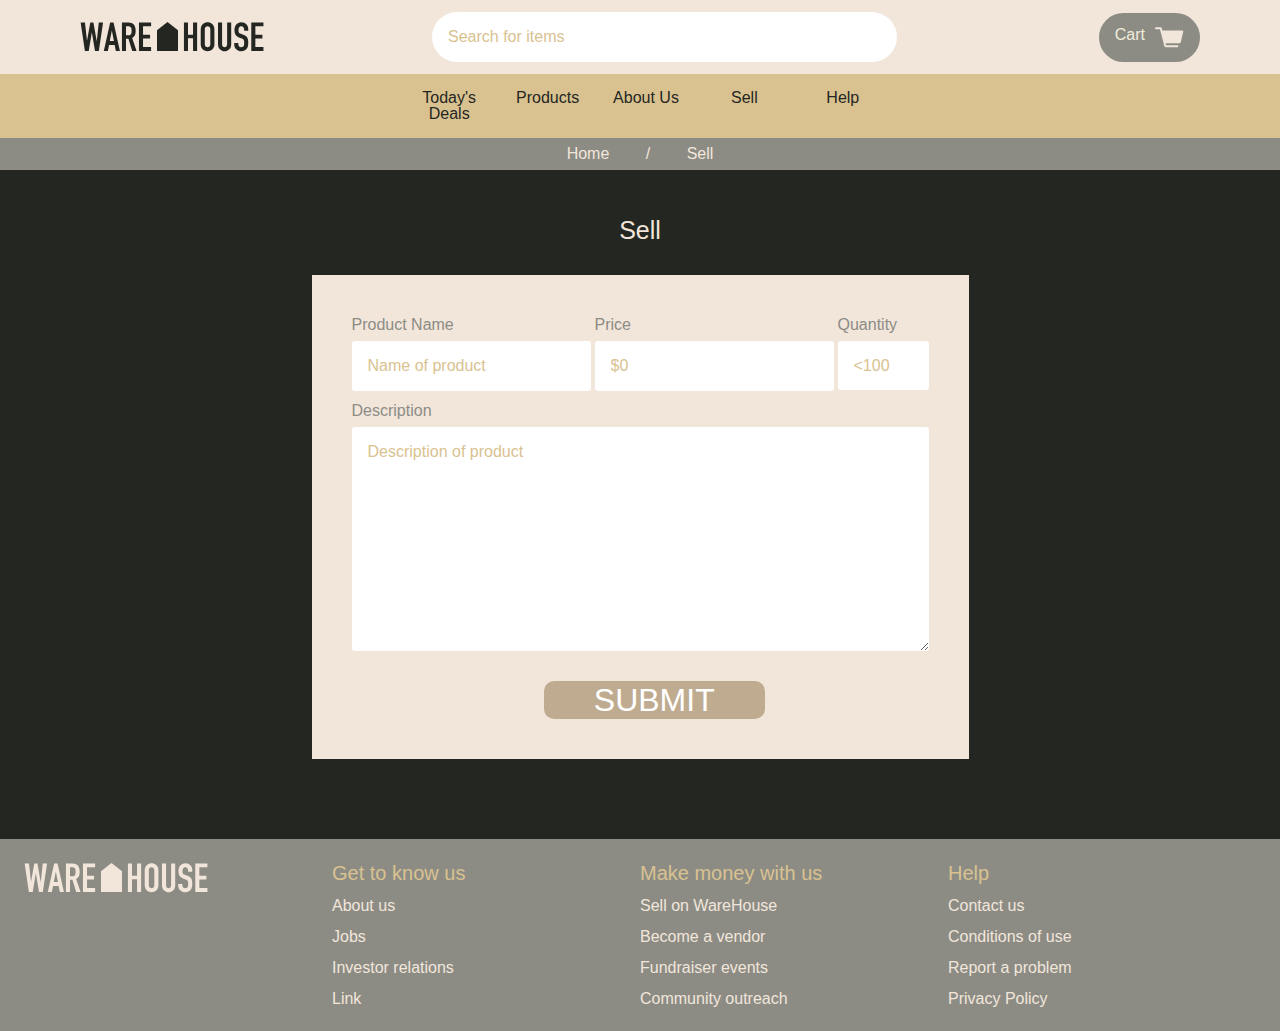
<file: ware-house-starting-code/sell.html>
<!DOCTYPE html>
<html>
<head>
  <title>WareHouse</title>
  <link rel="stylesheet" type="text/css" href="resources/css/reset.css">
  <link rel="stylesheet" type="text/css" href="resources/css/base.css">
  <link rel="stylesheet" type="text/css" href="resources/css/sell.css">
  <link href="https://fonts.googleapis.com/css?family=PT+Serif" rel="stylesheet">
</head>
<body>
  <div class="container">

    <!-- Header -->

    <header aria-label="heading" role="heading">
      <div class="image-container" aria-label = "logo">
        <a href="index.html"><img src="resources/img/warehouse-logo.svg"></a>
      </div>
      <div role="search"class="search-bar">
        <input type="text" name="search" placeholder="Search for items">
        <a href="" class="icon"><img src="resources/img/search.svg"></a>
      </div>
      <a href="cart.html" class="button cart" aria-labelledby="Cart">Cart <img src="resources/img/cart.svg"></a>
    </header>
    <nav role="navigation" aria-label="Main Navigation">
      <a href="deals.html" class="nav">Today's Deals</a>
      <a href="products.html" class="nav">Products</a>
      <a href="about.html" class="nav">About Us</a>
      <a href="sell.html" class="nav">Sell</a>
      <a href="#" class="nav">Help</a>
    </nav>

    <!-- Sell Product Form -->

    <main id="main" class="sell">
      <ul class="breadcrumb" role="navigation" aria-label="breadcrumbs">
        <li><a href="index.html">Home</a></li>
        <li><a href="sell.html">Sell</a></li>
      </ul>
      <h2 role="heading">Sell</h2>
      <form role="form" aria-labelledby="Sell">
        <div id="name" class="field">
          <label for="name">Product Name</label>
          <input type="text" name="name" placeholder="Name of product">
        </div>
        <div id="price" class="field">
          <label for="price">Price</label>
          <input type="number" name="price" placeholder="$0">
        </div>
        <div id="quantity" class="field">
          <label for="quantity">Quantity</label>
          <select name="quantity">
            <option value="100"><100</option>
            <option value="200">100-200</option>
            <option value="300">200-300</option>
            <option value="400">300-400</option>
            <option value="500">>500</option>
          </select>
        </div>
        <div id="description" class="field">
          <label for="description">Description</label>
          <textarea type="text" name="description" placeholder="Description of product"></textarea>
        </div>
        <a href="#" class="button" id="submit">Submit</a>
      </form>
    </main>

    <!-- Footer -->

    <footer arealabel="Footer">
      <img class="footer" src="resources/img/warehouse-logo-footer.svg">
      <div class="links" role="list" aria-labelledby="Get to know us">
        <h3>Get to know us</h3>
        <a href="about.html" role="listitem" aria-labelledby="About us">About us</a>
        <a href="jobs.html" role="listitem" aria-labelledby="Jobs">Jobs</a>
        <a href="#" role="listitem" aria-labelledby="Investor relations">Investor relations</a>
        <a href="#" role="listitem" aria-labelledby="Link">Link</a>
      </div>
      <div class="links" role="list" aria-labelledby="Make money with us">
        <h3>Make money with us</h3>
        <a href="sell.html"role="listitem" aria-labelledby="Sell on WareHouse">Sell on WareHouse</a>
        <a href="#" role="listitem" aria-labelledby="Become a vendor">Become a vendor</a>
        <a href="#" role="listitem" aria-labelledby="Fundraiser events">Fundraiser events</a>
        <a href="#" role="listitem" aria-labelledby="Community outreach">Community outreach</a>
      </div>
      <div class="links" role="list" aria-labelledby="Help" >
        <h3>Help</h3>
        <a href="#" role="listitem" aria-labelledby="Contact us">Contact us</a>
        <a href="#" role="listitem" aria-labelledby="Conditions of use">Conditions of use</a>
        <a href="#" role="listitem" aria-labelledby="Report a problem">Report a problem</a>
        <a href="#" role="listitem" aria-labelledby="Privacy Policy">Privacy Policy</a>
      </div>
    </footer>
  </div>
</body>
</html>
</file>
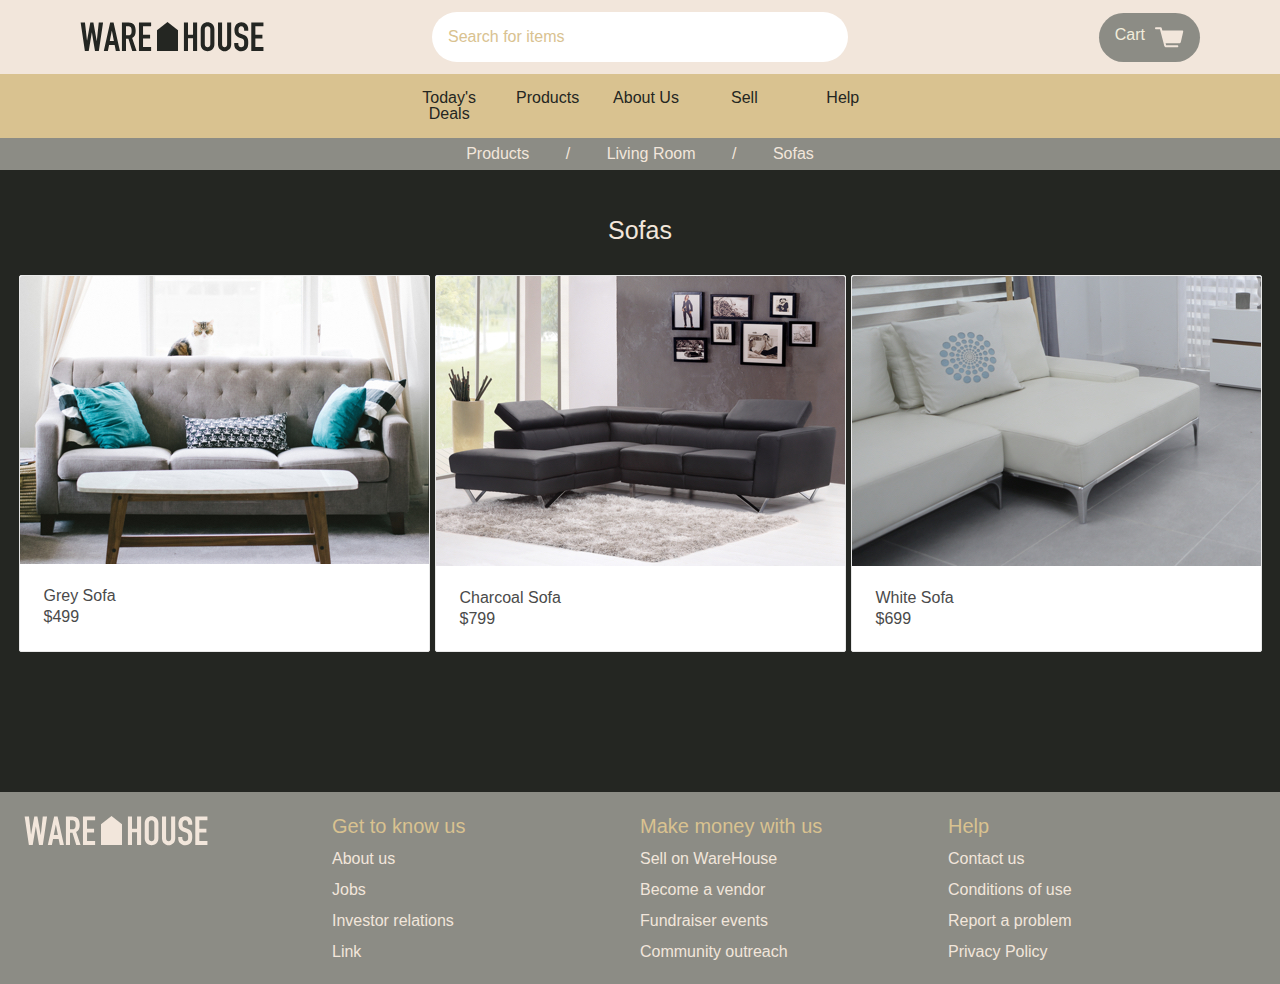
<file: ware-house-starting-code/sofas.html>
<!DOCTYPE html>
<html>
<head>
  <title>WareHouse</title>
  <link rel="stylesheet" type="text/css" href="resources/css/reset.css">
  <link rel="stylesheet" type="text/css" href="resources/css/base.css">
</head>
<body>
  <div class="container">

    <!-- Header -->

    <header aria-label="heading" role="heading">
      <div class="image-container" aria-label = "logo">
        <a href="index.html"><img src="resources/img/warehouse-logo.svg"></a>
      </div>
      <div role="search"class="search-bar">
        <input type="text" name="search" placeholder="Search for items">
        <a href="" class="icon"><img src="resources/img/search.svg"></a>
      </div>
      <a href="cart.html" class="button cart" aria-labelledby="Cart">Cart <img src="resources/img/cart.svg"></a>
    </header>
    <nav role="navigation" aria-label="Main Navigation">
      <a href="deals.html" class="nav">Today's Deals</a>
      <a href="products.html" class="nav">Products</a>
      <a href="about.html" class="nav">About Us</a>
      <a href="sell.html" class="nav">Sell</a>
      <a href="#" class="nav">Help</a>
    </nav>

    <!-- Sofas Section -->

    <div id="main" class="product-list-section">
      <ul class="breadcrumb" aria-label="Breadcrumbs" role="navigation">
        <li><a href="products.html">Products</a></li>
        <li><a href="living.html">Living Room</a></li>
        <li><a href="sofas.html">Sofas</a></li>
      </ul>
        <h2 role="heading">Sofas</h2>

      <div class="product-list" role="list" aria-labelledby="Sofas">
        <a href="#" class="product-item" role="listitem" aria-labelledby="Grey Sofa">
          <div class="image-container">
            <img src="resources/img/sofas/grey-sofa.jpg" alt="Grey Sofa">
          </div>
          <div class="description">
            <p>Grey Sofa</p>
            <div class="price">$499</div>
          </div>
        </a>

        <a href="#" class="product-item" role="listitem" aria-labelledby="Charcoal Sofa">
          <div class="image-container">
            <img src="resources/img/sofas/charcoal-sofa.jpg" alt="Charcoal Sofa">
          </div>
          <div class="description">
            <p>Charcoal Sofa</p>
            <div class="price">$799</div>
          </div>
        </a>

        <a href="#" class="product-item" role="listitem" aria-labelledby="White Sofa">
          <div class="image-container">
            <img src="resources/img/sofas/white-sofa.jpg" alt="White Sofa">
          </div>
          <div class="description">
            <p>White Sofa</p>
            <div class="price">$699</div>
          </div>
        </a>

      </div>
    </div>

    <!-- Footer -->

    <footer arealabel="Footer">
      <img class="footer" src="resources/img/warehouse-logo-footer.svg">
      <div class="links" role="list" aria-labelledby="Get to know us">
        <h3>Get to know us</h3>
        <a href="about.html" role="listitem" aria-labelledby="About us">About us</a>
        <a href="jobs.html" role="listitem" aria-labelledby="Jobs">Jobs</a>
        <a href="#" role="listitem" aria-labelledby="Investor relations">Investor relations</a>
        <a href="#" role="listitem" aria-labelledby="Link">Link</a>
      </div>
      <div class="links" role="list" aria-labelledby="Make money with us">
        <h3>Make money with us</h3>
        <a href="sell.html"role="listitem" aria-labelledby="Sell on WareHouse">Sell on WareHouse</a>
        <a href="#" role="listitem" aria-labelledby="Become a vendor">Become a vendor</a>
        <a href="#" role="listitem" aria-labelledby="Fundraiser events">Fundraiser events</a>
        <a href="#" role="listitem" aria-labelledby="Community outreach">Community outreach</a>
      </div>
      <div class="links" role="list" aria-labelledby="Help" >
        <h3>Help</h3>
        <a href="#" role="listitem" aria-labelledby="Contact us">Contact us</a>
        <a href="#" role="listitem" aria-labelledby="Conditions of use">Conditions of use</a>
        <a href="#" role="listitem" aria-labelledby="Report a problem">Report a problem</a>
        <a href="#" role="listitem" aria-labelledby="Privacy Policy">Privacy Policy</a>
      </div>
    </footer>
  </div>
</body>
</html>
</file>
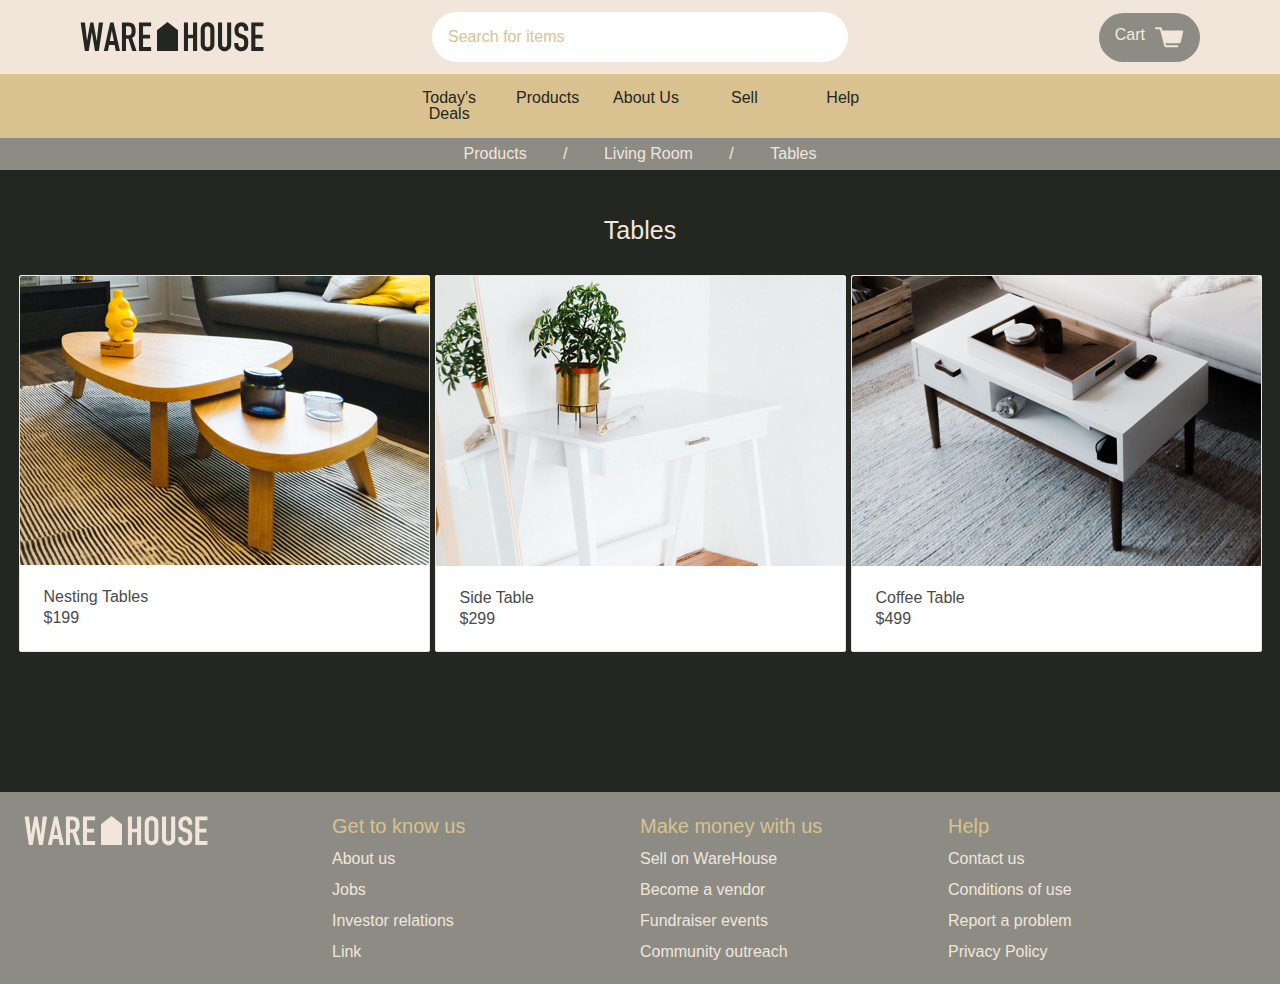
<file: ware-house-starting-code/tables.html>
<!DOCTYPE html>
<html>
<head>
  <title>WareHouse</title>
  <link rel="stylesheet" type="text/css" href="resources/css/reset.css">
  <link rel="stylesheet" type="text/css" href="resources/css/base.css">
</head>
<body>
  <div class="container">

    <!-- Header -->

    <header aria-label="heading" role="heading">
      <div class="image-container" aria-label = "logo">
        <a href="index.html"><img src="resources/img/warehouse-logo.svg"></a>
      </div>
      <div role="search"class="search-bar">
        <input type="text" name="search" placeholder="Search for items">
        <a href="" class="icon"><img src="resources/img/search.svg"></a>
      </div>
      <a href="cart.html" class="button cart" aria-labelledby="Cart">Cart <img src="resources/img/cart.svg"></a>
    </header>
    <nav role="navigation" aria-label="Main Navigation">
      <a href="deals.html" class="nav">Today's Deals</a>
      <a href="products.html" class="nav">Products</a>
      <a href="about.html" class="nav">About Us</a>
      <a href="sell.html" class="nav">Sell</a>
      <a href="#" class="nav">Help</a>
    </nav>

    <!-- Tables Section -->

    <div id="main" class="product-list-section">
      <ul class="breadcrumb" aria-label="breadcrumbs" role="navigation">
        <li><a href="products.html">Products</a></li>
        <li><a href="living.html">Living Room</a></li>
        <li><a href="tables.html">Tables</a></li>
      </ul>
      <h2 role="heading">Tables</h2>

      <div class="product-list" role="list">
        <a href="#" class="product-item" role="listitem" aria-labelledby="Nesting Tables">
          <div class="image-container">
            <img src="resources/img/tables/nesting-tables.jpg" alt="Nesting Tables">
          </div>
          <div class="description">
            <p>Nesting Tables</p>
            <div class="price">$199</div>
          </div>
        </a>

        <a href="#" class="product-item" role="listitem" aria-labelledby="Side Table">
          <div class="image-container">
            <img src="resources/img/tables/side-table.jpg" alt="Side Table">
          </div>
          <div class="description">
            <p>Side Table</p>
            <div class="price">$299</div>
          </div>
        </a>

        <a href="#" class="product-item" role="listitem" aria-labelledby="Coffee Table">
          <div class="image-container">
            <img src="resources/img/tables/coffee-table.jpg" alt="Coffee Table">
          </div>
          <div class="description">
            <p>Coffee Table</p>
            <div class="price">$499</div>
          </div>
        </a>

      </div>
    </div>

    <!-- Footer -->

    <footer arealabel="Footer">
      <img class="footer" src="resources/img/warehouse-logo-footer.svg">
      <div class="links" role="list" aria-labelledby="Get to know us">
        <h3>Get to know us</h3>
        <a href="about.html" role="listitem" aria-labelledby="About us">About us</a>
        <a href="jobs.html" role="listitem" aria-labelledby="Jobs">Jobs</a>
        <a href="#" role="listitem" aria-labelledby="Investor relations">Investor relations</a>
        <a href="#" role="listitem" aria-labelledby="Link">Link</a>
      </div>
      <div class="links" role="list" aria-labelledby="Make money with us">
        <h3>Make money with us</h3>
        <a href="sell.html"role="listitem" aria-labelledby="Sell on WareHouse">Sell on WareHouse</a>
        <a href="#" role="listitem" aria-labelledby="Become a vendor">Become a vendor</a>
        <a href="#" role="listitem" aria-labelledby="Fundraiser events">Fundraiser events</a>
        <a href="#" role="listitem" aria-labelledby="Community outreach">Community outreach</a>
      </div>
      <div class="links" role="list" aria-labelledby="Help" >
        <h3>Help</h3>
        <a href="#" role="listitem" aria-labelledby="Contact us">Contact us</a>
        <a href="#" role="listitem" aria-labelledby="Conditions of use">Conditions of use</a>
        <a href="#" role="listitem" aria-labelledby="Report a problem">Report a problem</a>
        <a href="#" role="listitem" aria-labelledby="Privacy Policy">Privacy Policy</a>
      </div>
    </footer>
  </div>
</body>
</html>
</file>
<file: ware-house-starting-code/resources/css/base.css>
/* @font-face {
  font-family: 'Arial-MT' ;
  src: url('../fonts/ari.ttf') format('truetype');
} */

/* Site-Wide Styles */

html {
  font-size: 16px;
}

body {
  font-family: 'Arial-MT', sans-serif;
  color: hsla(0, 0%, 29%, 1);
}

a {
  text-decoration: none;
  transition: .3s;
}

a:hover {
  color: #242622;
}

h1 {
font-family: "Oswald", Arial, sans-serif;
color: #F2E6DB;
font-size: 40px;
font-weight: normal;
text-transform: uppercase;
}

h2{
font-family: "Oswald", Arial, sans-serif;
color: #F2E6DB;
font-size: 25px;
font-weight: normal;
padding-top: 3rem;
}

h3{
font-family: 'Oswald', Arial, sans-serif;
color: #d9c290;
font-size: 20px;
font-weight: regular;
}

p,a{
font-family: "Quattrocento Sans", Helvetica, sans-serif;
font-size: 16px;
}

input,
textarea,
select {
  border-radius: 3px;
  background-color: #ffffff;
  padding: 1rem;
  border: none;
}

.hero-text {
  font-family: "Oswald", Arial, sans-serif;
  color: #F2E6DB;
  font-size: 40px;
  font-weight: 300;
  text-transform: uppercase;
}

/* Reusable Component - Button */

.button {
  border-radius: 30px;
  background-color: hsla(0, 0%, 13%, 1);
  text-align: center;
  color: #f2ecdb;
  transition: .25s;
}

.button:hover {
  color: #f2ecdb;
}

/* Reusable Component - Image Container */

.image-container {
  overflow: hidden;
}

.image-container img {
  display: block;
  max-width: 100%;
  height: auto;
}

img:hover {
    opacity: 0.5;
    filter: alpha(opacity=50);
  }

/* Reusable Component - Product List */

.product-list-section {
  padding: 0rem 0rem 5rem 0rem;
}

.product-list {
  display: grid;
  grid-template-columns: repeat(3, 1fr);
  margin-bottom: 3.75rem;
  grid-column-gap: 5px;
  grid-row-gap: 5px;
}

.product-category {
  border-radius: 2px;
  background-color: hsla(0, 0%, 100%, 1);
  border: solid 1px hsla(0, 0%, 91%, 1);
}

.product-category .description-category {
  padding: 1.5rem;
  text-align: left;
}

.product-category h3 {
  margin-bottom: .75rem;
  color: hsla(0, 0%, 29%, 1);
}

.product-item {
  border-radius: 2px;
  background-color: hsla(0, 0%, 100%, 1);
  border: solid 1px hsla(0, 0%, 91%, 1);
  margin-bottom: 0rem;
}

.product-item-products {
  border-radius: 2px;
  background-color: hsla(0, 0%, 100%, 1);
  border: solid 1px hsla(0, 0%, 91%, 1);
  margin-bottom: 0rem;
}

.product-item .description {
  padding: 1.5rem;
  text-align: left;
}

.product-item h3 {
  margin-bottom: .75rem;
  color: hsla(0, 0%, 29%, 1);
  position: relative;
  display: block;
}

.product-item .price {
  color: hsla(0, 0%, 29%, 1);
  padding-top:5px;
}


/* Reusable Component - Form Field With Label */
.field {
  display: flex;
  flex-direction: column;
}

.field label {
  padding-top: .75rem;
  padding-bottom: .5rem;
  color: #d9c290;
  text-align: left;
  font-family: 'Quattrocento Sans', Helvetica, sans-serif;
  color: #8c8c85;
}


/* Reusable Component - Navigation Breadcrumbs */
ul.breadcrumb {
    padding: .5rem 2rem;
    width: 100%;
    list-style: none;
    align-items: left;
    background-color: #8c8c85;
}
ul.breadcrumb li {
    display: inline;
    font-size: inherit;
    align-items: left;
}
ul.breadcrumb li+li:before {
    padding: 2rem;
    color: #f2e6db;
    content: "/\00a0";
}
ul.breadcrumb li a {
    color: #f2e6db;
    text-decoration: none;
}

ul.breadcrumb li a:hover {
    color: #f2e6db;
    text-decoration: underline;
}



@media only screen and (max-width: 1100px) {
  .product-list {
    grid-template-columns: repeat(2, 1fr);
  }
}

@media only screen and (max-width: 680px) {
  .product-list {
    grid-template-columns: 1fr;
  }
}


/* Site-Wide Grid */

.container {
  display: grid;
  grid-template-areas: 'header'
                       'nav'
                       'main'
                       'footer';
}


/* Header */

header {
  grid-area: header;
  display: grid;
  grid-template-columns: 22rem 1fr 22rem;
  align-items: center;
  padding: .75rem 5rem;
  font-size: inherit;
  background-color: #f2e6db;
}

.search-bar {
  display: flex;
  border-radius: 33px 53px 33pzx 53px;
  width: 100%;
}

.search-bar input {
  flex-grow: 1;
  border-top-right-radius: 0;
  border-top-left-radius: 30px;
  border-bottom-right-radius: 0;
  border-bottom-left-radius: 30px;
  font-family: 'Quattrocento Sans', Helvetica, sans-serif;
  color: #d9c290;
}

.search-bar input::placeholder{
  color: #d9c290;
}


.search-bar .icon {
  background-color: #ffffff;
  border-radius: 0 53px 53px 0;
  padding: 1rem;
}

.search-bar .icon img {
  vertical-align: middle;
}

.cart {
  justify-self: end;
  display: flex;
  align-items: right;
  padding: .875rem 1rem;
  border-radius: 54px;
  background-color: #8c8c85;
}

.cart:hover {
  background-color: #242622;
}

.cart img {
  padding-left: .625rem;
  color: #f2e6db;
}

.cart img:hover {
    opacity: 1;
    filter: alpha(opacity=100);
}

nav {
  display: grid;
  grid-template-columns: repeat(5, 1fr);
  justify-items: center;
  grid-area: nav;
  background-color: #d9c290;
  padding: 0rem 24.25rem 0rem 25rem;
}

nav a {
  color: #242622;
  padding: 1rem 0;
  width: 100%;
  text-align: center;
}
nav a:hover {
  color: #f2e6db;
  background-color: #bfac90;
}

.field input {
  font-family: 'Quattrocento Sans', Helvetica, sans-serif;
  color: #d9c290;
}

.field input::placeholder{
  color: #d9c290;
}

.field textarea {
  font-family: 'Quattrocento Sans', Helvetica, sans-serif;
  color: #d9c290;
}

.field textarea::placeholder{
  color: #d9c290;
}

@media only screen and (max-width: 1100px) {
  header {
    grid-template-columns: 1fr;
    justify-items: center;
  }

  .cart {
    justify-self: auto;
  }
}

@media only screen and (max-width: 700px) {
  nav {
    grid-template-columns: 1fr;
  }
}

/* Main Section */

#main {
  grid-area: main;
  display: grid;
  justify-items: center;
  text-align: center;
  background-color: #242622;
}

#main h2 {
  margin-bottom: 2rem;
}

#main .button {
  font-family: "Oswald", Arial, sans-serif;
  color: #ffffff;
  font-size: 32px;
  font-weight: 300;
  text-transform: uppercase;
  box-sizing: border-box;
  padding: 3px 50px 3px 50px;
  border-radius: 10px;
  background-color: #bfac90;
  text-align: center;
  transition: .25s;
}

#main .button:hover {
  color: #242622;
}

/* Footer */

footer {
  grid-area: footer;
  display: grid;
  grid-template-columns: repeat(4, 1fr);
  padding: 1.5rem;
  background-color: #8c8c85
;
}

footer .links {
  display: grid;
}

footer a {
  color: #f2e6db;
  margin-top: 15px;
}

footer a .logo {
  align-self: center;
  justify-self: center;
}

@media only screen and (max-width: 810px) {
  footer {
    grid-template-columns: repeat(3, 1fr);
  }

  footer img {
    grid-column: 1 / span 3;
  }
}

@media only screen and (max-width: 490px) {
  footer {
    grid-template-columns: 1fr;
    justify-items: center;
    text-align: center;
  }

  footer img {
    grid-column: auto;
  }
}
</file>
<file: ware-house-starting-code/resources/css/index.css>
h1 {
font-family: "Oswald", Arial, sans-serif;
color: #F2E6DB;
font-size: 40px;
font-weight: light;
text-transform: uppercase;
}

h2{
font-family: "Oswald", Arial, sans-serif;
color: #F2E6DB;
font-size: 32px;
font-weight: light;
}

h3{
font-family: 'Oswald', Arial, sans-serif;
color: #d9c290;
font-size: 20px;
font-weight: regular;
}

h4{
font-family: 'Quattrocento Sans', Helvetica, sans-serif;
font-size: 16px;
font-weight: bold;
}

.button-cart h4{
color: #F2E6DB;
letter-spacing: -41px;
}

.button-cart h4
}

.nav h4{
color: #242622;
}

.nav:hover h4{
color: #f2e6db;
}

.search-bar{
color: #d9c290;
font-weight: normal;
}

h4 breadcrumb {
color: #f2e6db;
}

h4 login {
color: #8c8c85;
}

.recently-viewed h4{
color: #f236db;
}

.price {
color: #f236db;
}

.footer h4{
color: #f236db;
}

.hero {
  width: 100%;
  height: 21.75rem;
  margin-top: 3rem;
  background-image: url('../img/home/hero.png');
  background-repeat: no-repeat;
  background-size: cover;
  background-position: center;
  text-align: center;
  color: hsla(0, 0%, 100%, 1);
  background-color: #d9c290;
  display: flex;
  justify-content: center;
  align-items: center;
}

.hero h1 {
  background-color: #bfac90;
  border-radius: 15px;
  padding: 3px 50px 6px 50px;
  vertical-align: middle;
  font-weight:300;
}

.image-container {
  background-color: #f2e6db;
}

/*.hero h2 {
  padding-top: 10rem;
  color: hsla(0, 100%, 100%, 1);
  font-family: Helvetica;
  font-size: inherit;
  font-weight: bold;
  text-align: center;
}*/

.products {
  padding-bottom: 1rem;
}

.product-list {
  grid-template-columns: repeat(4, 1fr);
  padding-left: 5rem;
  padding-right: 5rem;
}

.categories h3 {
  margin-bottom: 0;
}

@media only screen and (max-width: 1020px) {
  .landing .product-list {
    grid-template-columns: repeat(3, 1fr);
  }
}


@media only screen and (max-width: 760px) {
  .landing .product-list {
    grid-template-columns: repeat(2, 1fr);
  }
}

@media only screen and (max-width: 565px) {
  .hero {
    padding-left: 0;
    text-align: center;
  }

  .hero h2 {
    padding-top: 7rem;
  }

  .hero p {
    width: 90%;
    margin: auto;
  }
}

@media only screen and (max-width: 470px) {
  .landing .product-list {
    grid-template-columns: 1fr;
  }
}
</file>
<file: ware-house-starting-code/resources/css/about.css>
/* About Page */

.about h1 {
  width: 100%;
  padding: 10.5rem 0;
  background-image: url('../img/hero.png');
  background-repeat: no-repeat;
  background-size: cover;
  background-position: center;
  font-size: inherit;
  font-stretch: condensed;
  color: hsla(0, 100%, 100%, 1);

}

.about .information {
  padding: 3.75rem 20% 6.75rem 20%;
  color: hsla(0, 0%, 29%, 1);
}

.about h3 {
  margin-bottom: 1rem;
  font-size: inherit;
}

.about p {
  padding-bottom: 2rem;
  font-size: inherit;
  line-height: 1.8;
  color: #d9c290;
  width: 400px;
  text-align:left;
}

.about .join {
  display: grid;
  justify-items: center;
  padding: 1.5rem 0;
  border: solid 1px #e7e7e7;
  border-radius: 2px;
  background-color: hsla(0, 0%, 100%, 1);
}

@media only screen and (max-width: 735px) {
  .about h1 {
    font-size: 6rem;
  }
}

@media only screen and (max-width: 490px) {
  .about h1 {
    font-size: 4rem;
  }

  .about h3 {
    font-size: 1.25rem;
  }

  .about p {
    font-size: 1rem;
    color: #d9c290;
  }

  .about-hero-logo img:hover {
      opacity: 1;
  }
}
</file>
<file: ware-house-starting-code/resources/css/cart.css>
#main {
}

.product-list-section {
  padding: 0rem 0rem 3.75rem 0rem;
}

.shopping-cart {
  display: grid;
  grid-template-columns: repeat(4, 1fr);
  grid-template-rows: repeat(3, 1fr);
  grid-column-gap: 3rem;
  border: 1px solid hsla(0, 0%, 85%, 1);
  padding: 0rem 1rem 0rem 0rem;
  background-color: hsla(0, 100%, 100%, 1);
  margin-left: 200px;
  margin-right: 200px;
}

.row {
  display: grid;
  grid-template-columns: repeat(3, 1fr);
  grid-column: 1/4;
  padding: 1.5rem 0rem 1.5rem 0rem;
  border-bottom: 1px solid hsla(0, 0%, 85%, 1);
  margin-left: 1.5rem;
}

#no-border {
  border-bottom: none;
}

input {
  width: 3rem;
  padding-left: 1rem;
}

.total {
  grid-column: 4;
  grid-row: 1/4;
  border-left: 1px solid hsla(0, 0%, 85%, 1);
  margin-top: 1.5rem;
  margin-bottom: 1.5rem;
  padding: 1rem 0rem;
}

.product-item h3 {
  margin-bottom: .75rem;
  color: hsla(0, 0%, 29%, 1);
}

.product-item .price {
  color: hsla(0, 0%, 29%, 1);
}

.description {
  padding: 1.5rem;
  text-align: left;
}

.total .description h3{
  float: left;
}
.total .description span{
  float: right;
  padding-bottom: 2rem;
}

#main .button {
  box-sizing: border-box;
  padding:3px 50px 3px 50px;;
  border-radius: 54px;
  margin-left: 1rem;
}

@media only screen and (max-width: 1020px) {
  .landing .product-list {
    grid-template-columns: repeat(3, 1fr);
  }
}


@media only screen and (max-width: 760px) {
  .landing .product-list {
    grid-template-columns: repeat(2, 1fr);
  }
}


@media only screen and (max-width: 470px) {
  .landing .product-list {
    grid-template-columns: 1fr;
  }
}
</file>
<file: ware-house-starting-code/resources/css/jobs.css>
.jobs {
  padding: 0rem 0rem 5rem 0rem;
}

.jobs h3 {
  margin-bottom: 1rem;
  font-size: inherit;
}

form {
  display: grid;
  grid-template-columns: repeat(2, 2fr) 1fr;
  align-items: flex-end;
  margin-bottom: 3.125rem;
}

#main form .button {
  height: fit-content;
  padding: 1.14rem 0;
}

.job-list {
  border-top: solid 1px hsla(0, 0%, 59%, 1);
}

.job {
  border-bottom: solid 1px hsla(0, 0%, 59%, 1);
  padding: 1rem 0;
}

.job h4 {
  padding-bottom: .5rem;
  font-size: inherit;
  line-height: 1.2;
}

#see-all-jobs {
  justify-self: center;
  margin-top: 3.6875rem;
}
</file>
<file: ware-house-starting-code/resources/css/sell.css>
.sell {
  padding: 0rem 0rem 5rem 0rem;
}

.sell h3 {
  margin-bottom: 1rem;
  font-size: 1rem;
}

form {
  display: grid;
  grid-template-areas: 'name name price quantity'
                       'description description description description'
                       '. submit submit.';
  font-size: inherit;
  background-color: #f2e6db;
  padding: 30px 40px 40px 40px;
}

input {
  min-width: 100%;
  box-sizing: border-box;
}

select {
  background-color: hsla(0, 0%, 100%, 1);
  font-size: inherit;
  border: none;
  color: #d9c290;
}

textarea {
  min-height: 12rem;
  font-size: inherit;
  border: none;
}

#name {
  grid-area: name;
}

#price {
  grid-area: price;
  margin-left: 4px;
  margin-right: 4px;
}

#quantity {
  grid-area: quantity;
}

#description {
  grid-area: description;
}

#submit {
  grid-area: submit;
  justify-self: center;
  margin-top: 30px;
}

@media only screen and (max-width: 1100px) {
  .sell {
    padding-left: 10%;
    padding-right: 10%;
  }
}

@media only screen and (max-width: 970px) {
  form {
    grid-template-areas: 'name name'
                         'price quantity'
                         'description description'
                         '. submit';
  }
}

@media only screen and (max-width: 660px) {
  form {
    grid-template-areas: 'name'
                         'price'
                         'quantity'
                         'description'
                         'submit';
  }

  #submit {
    justify-self: center;
  }
}
</file>
